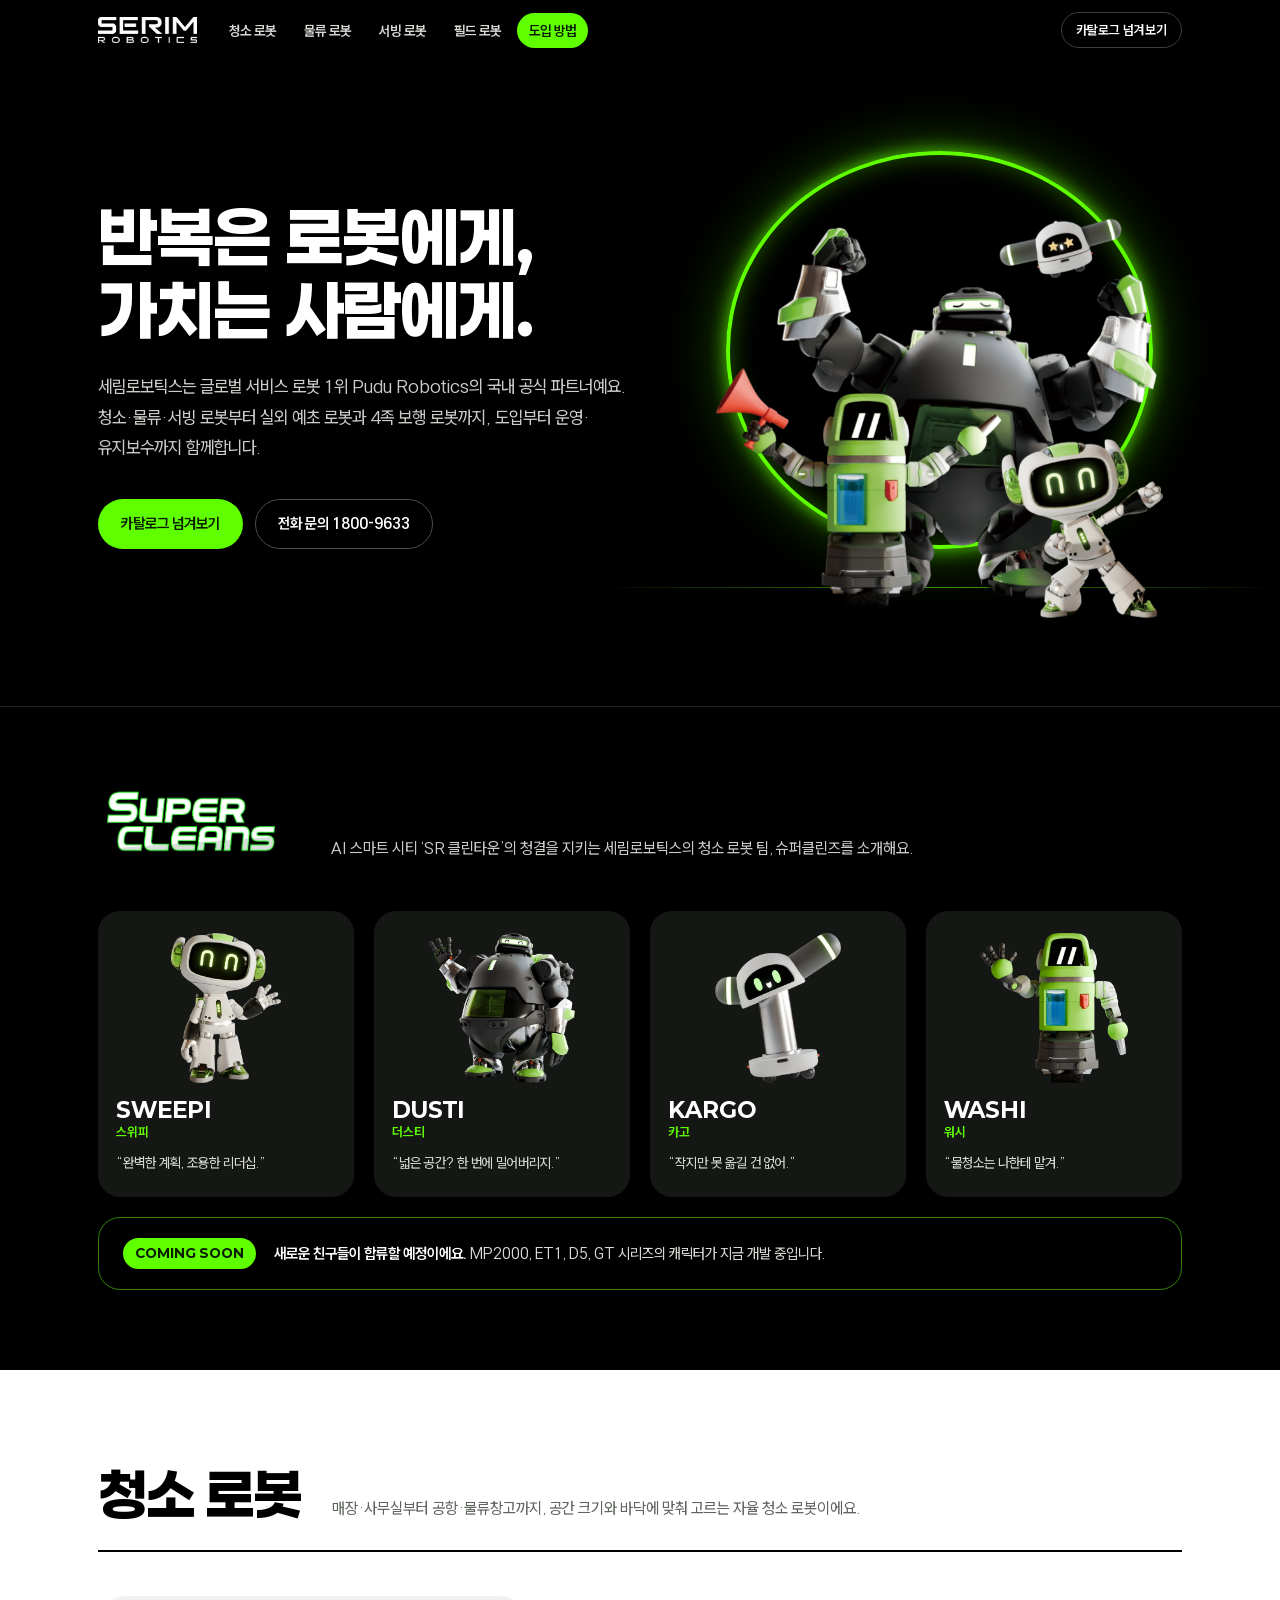
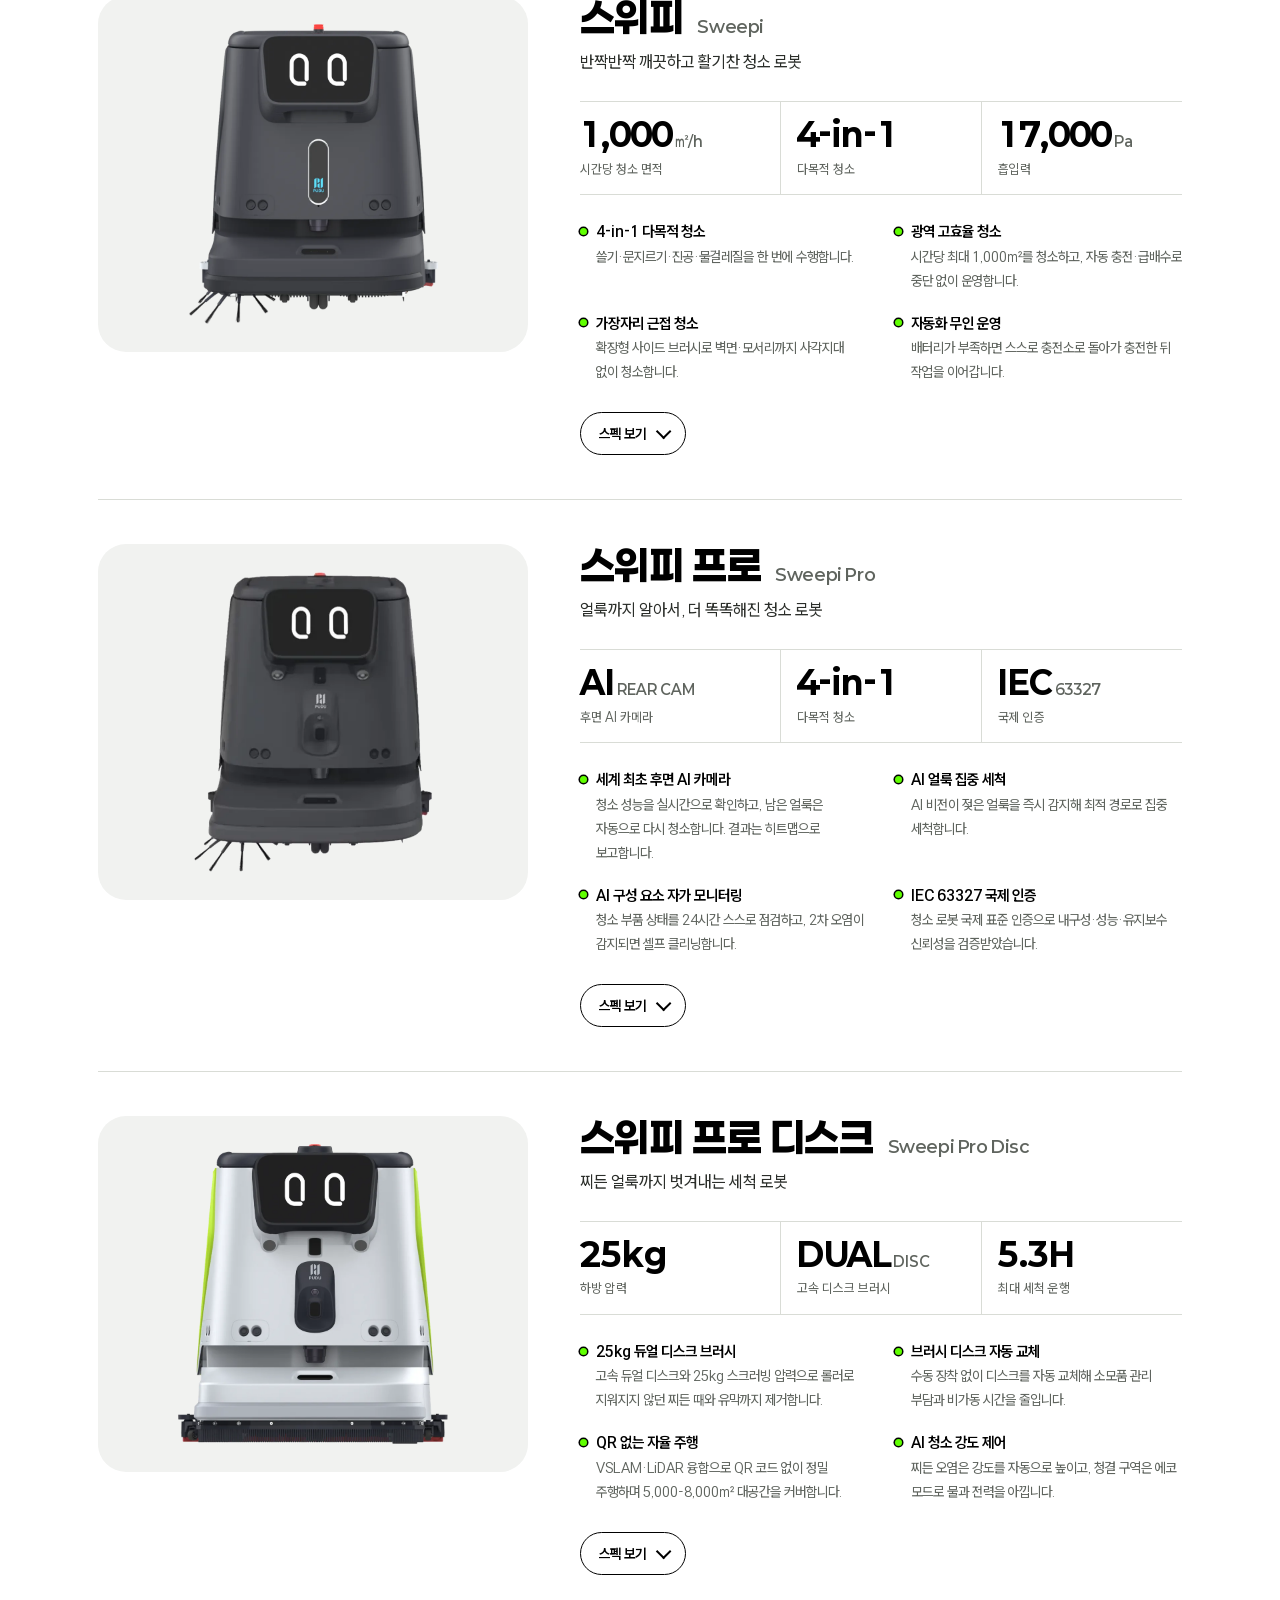
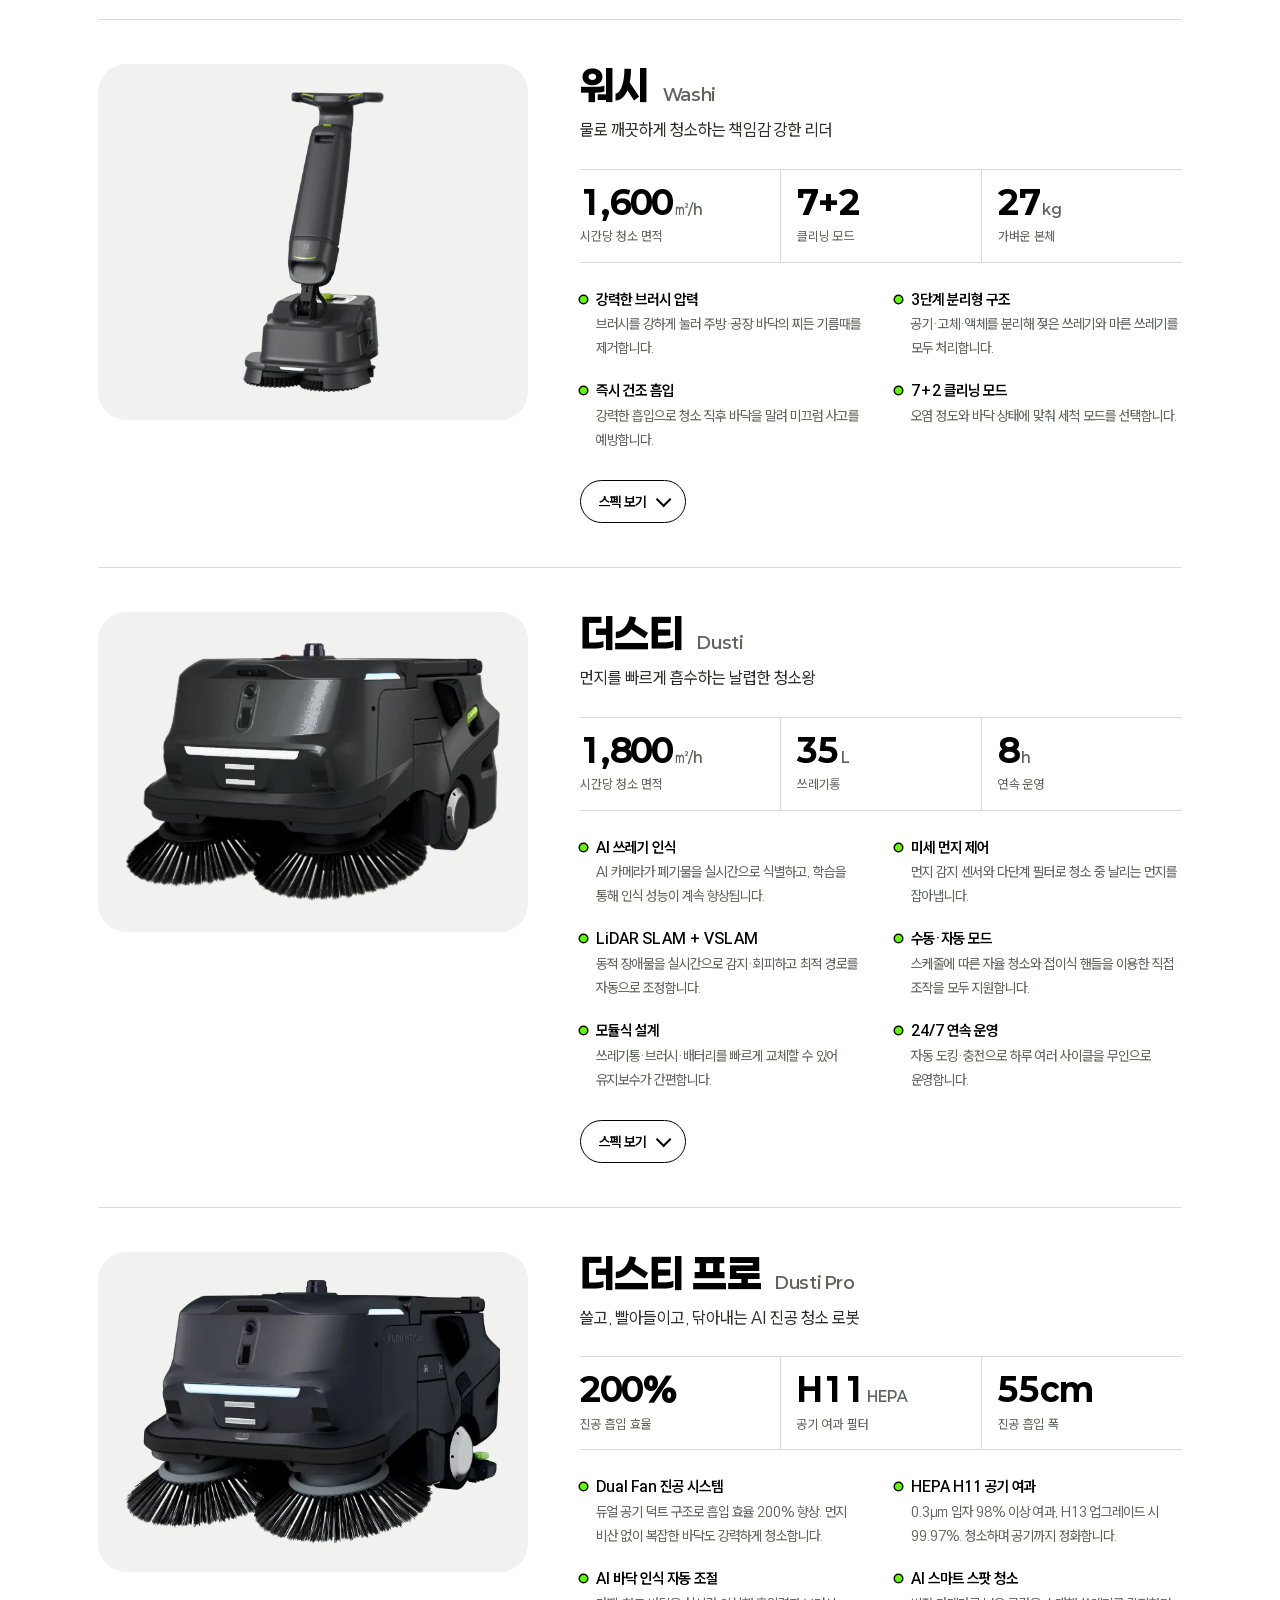
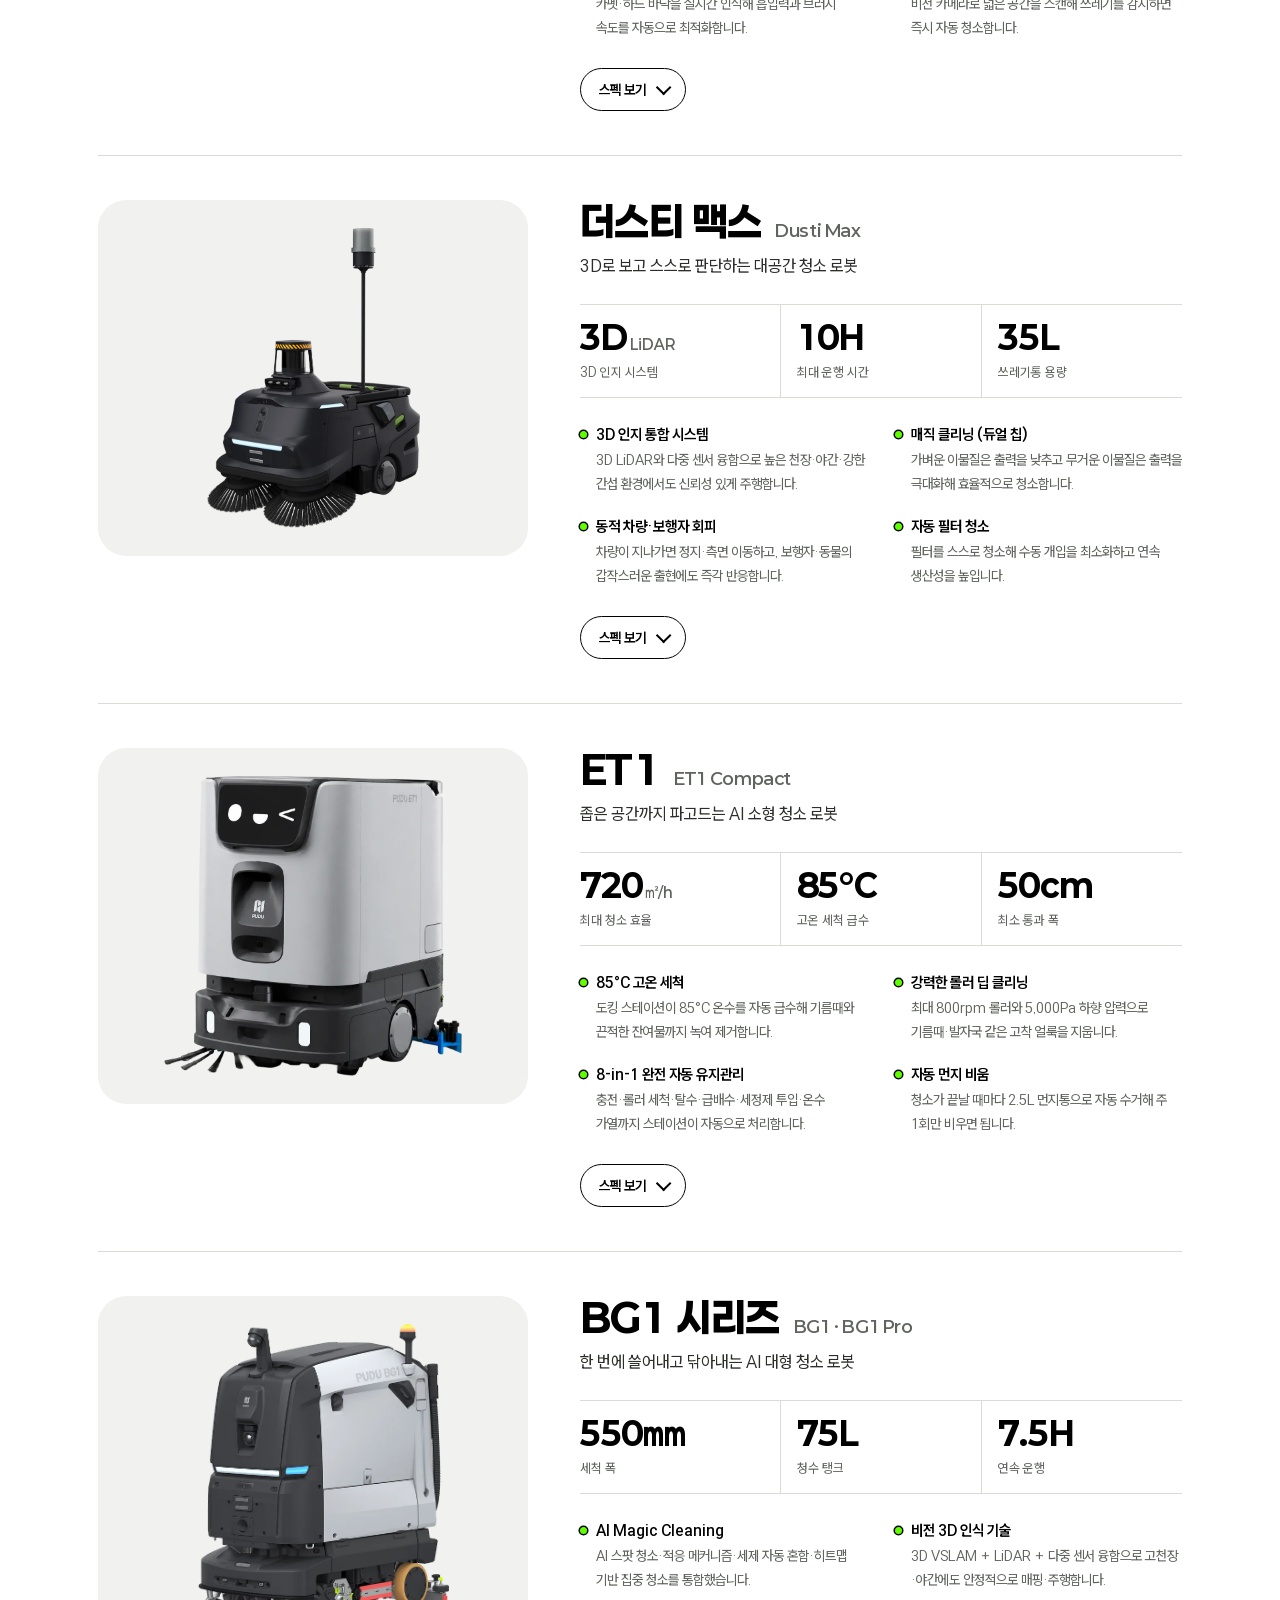
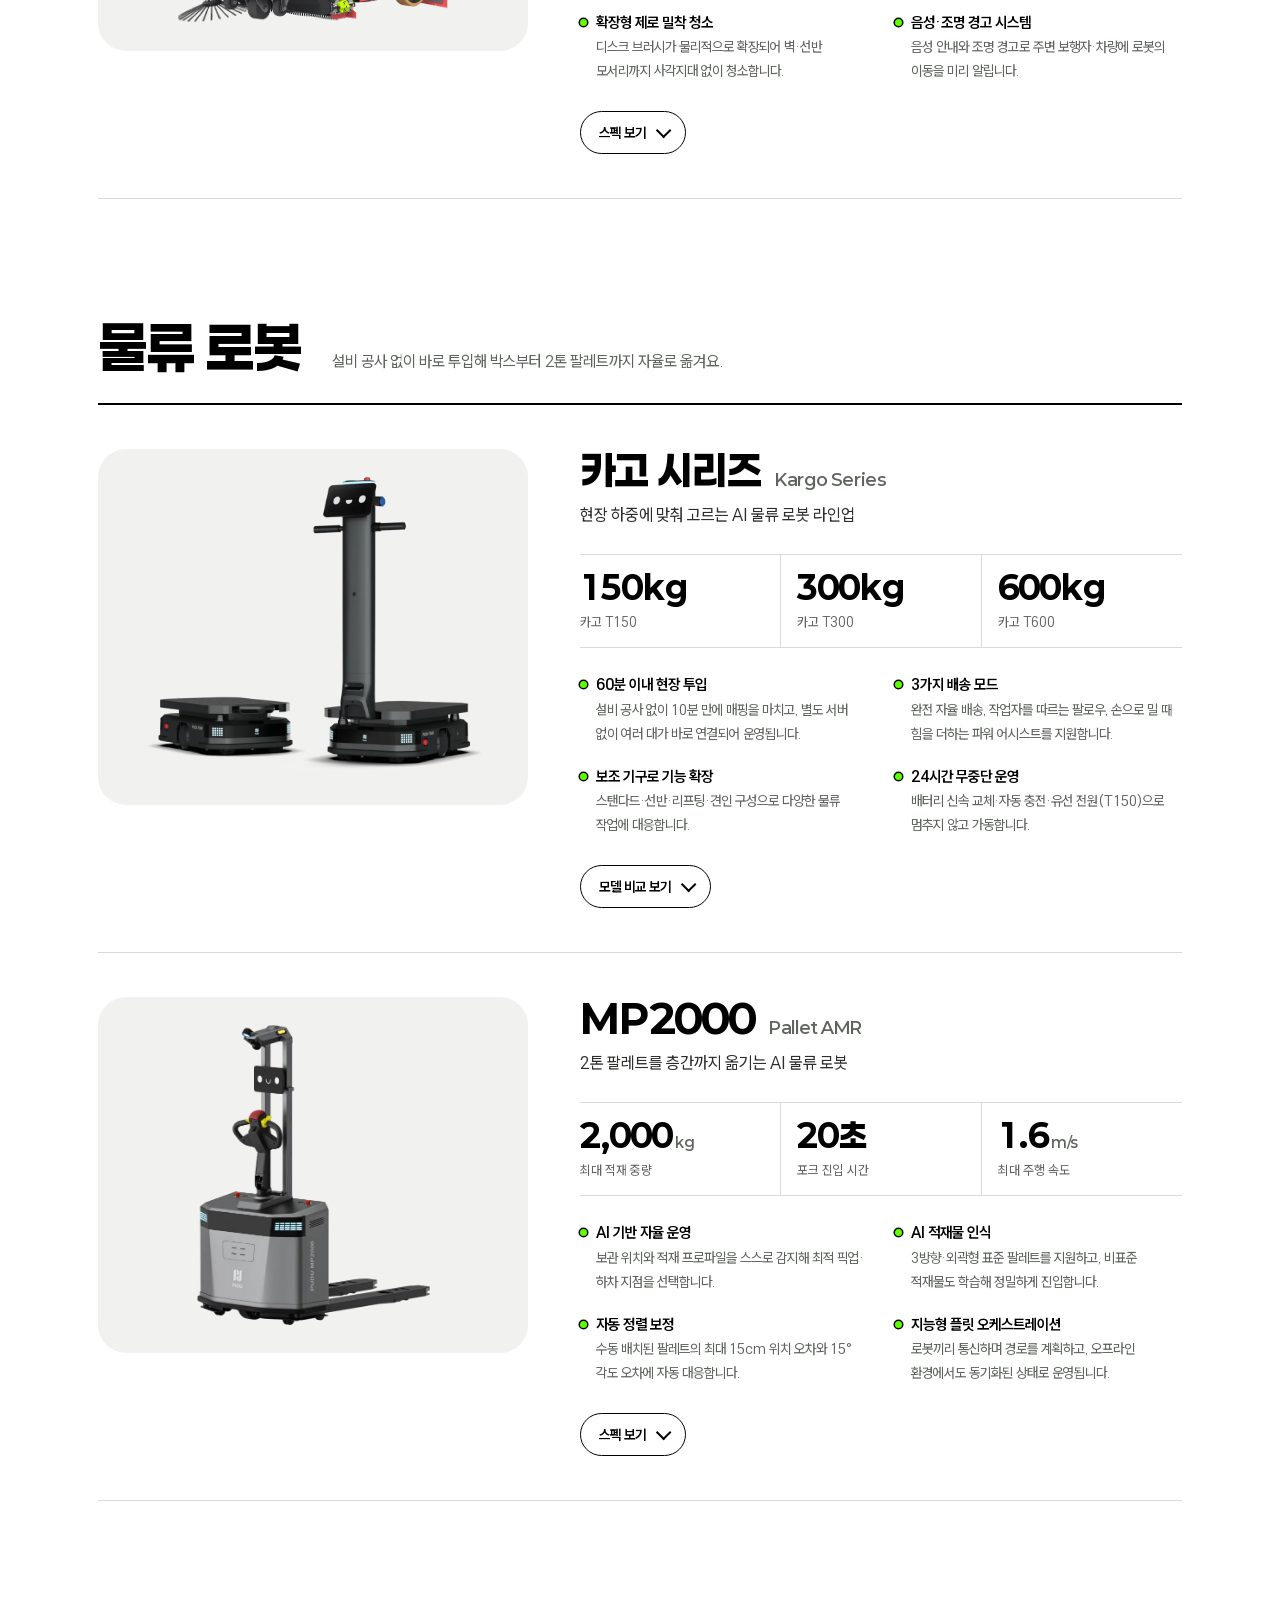
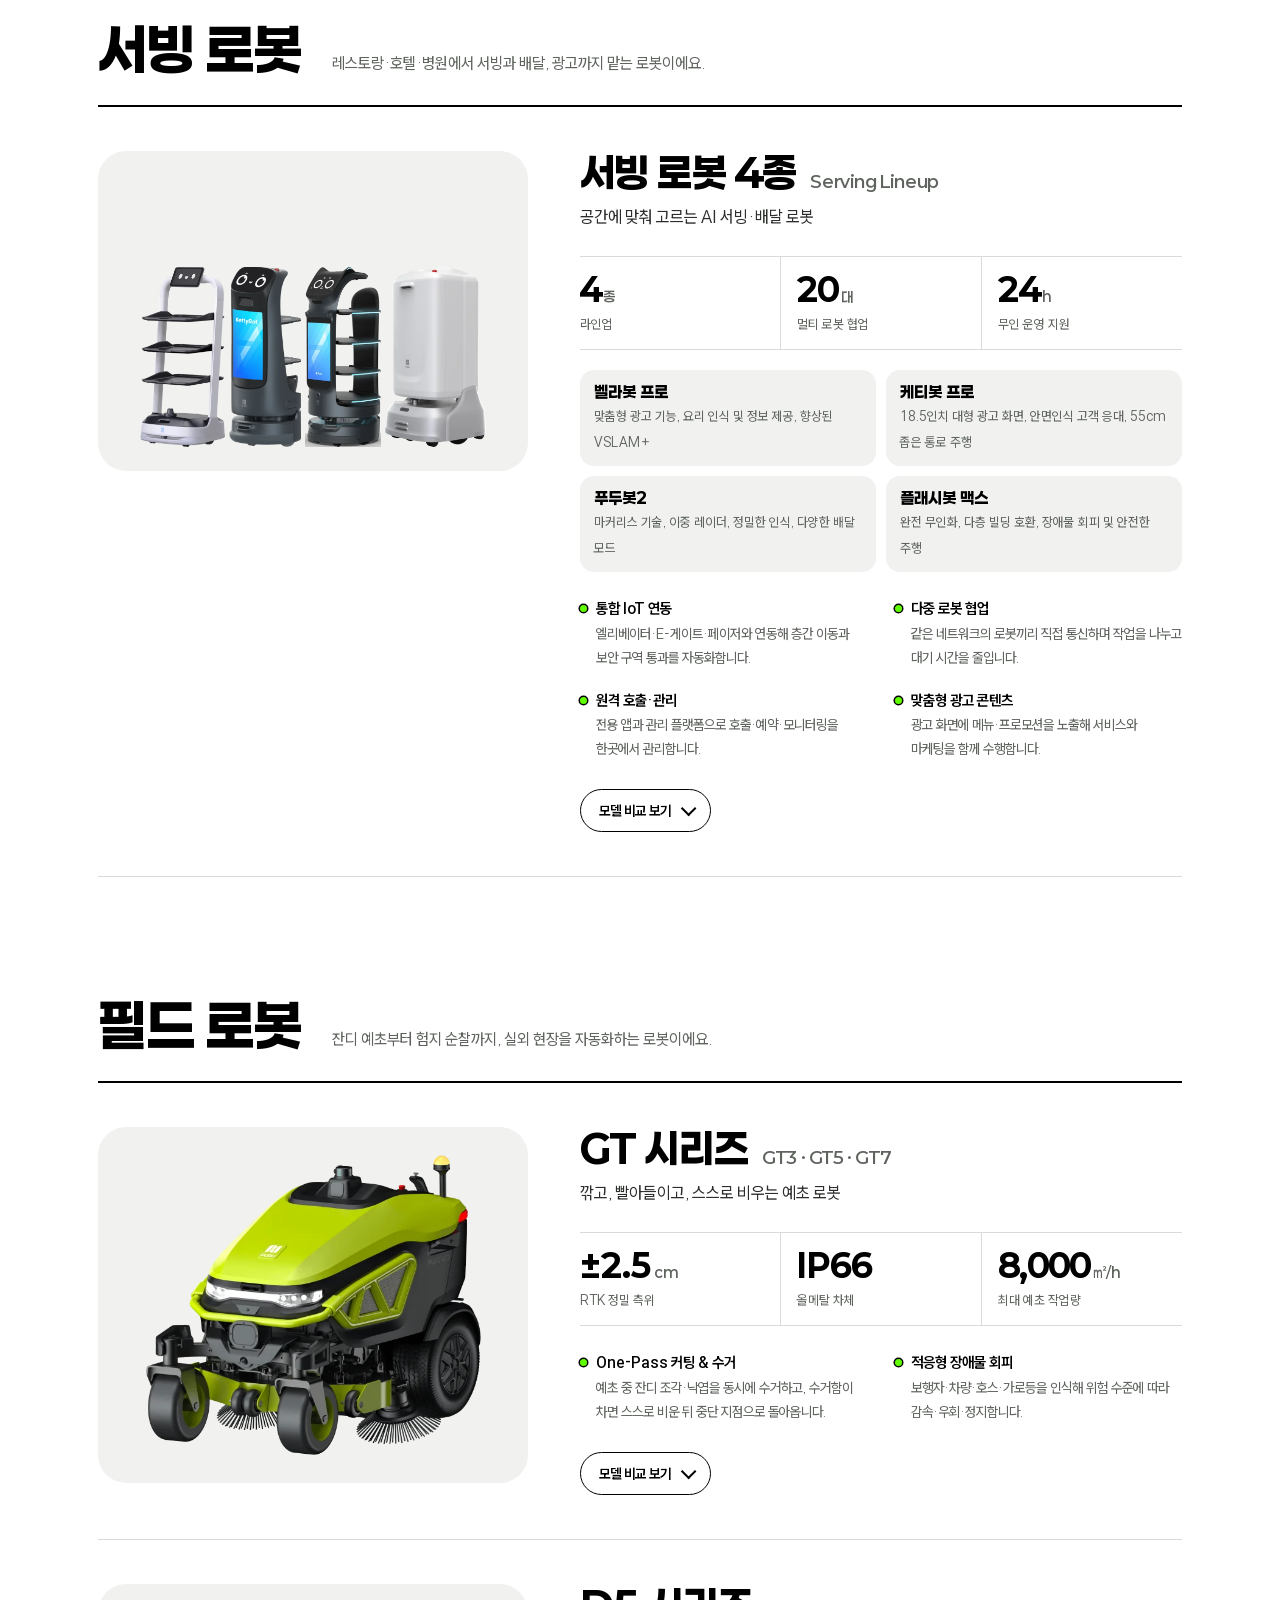
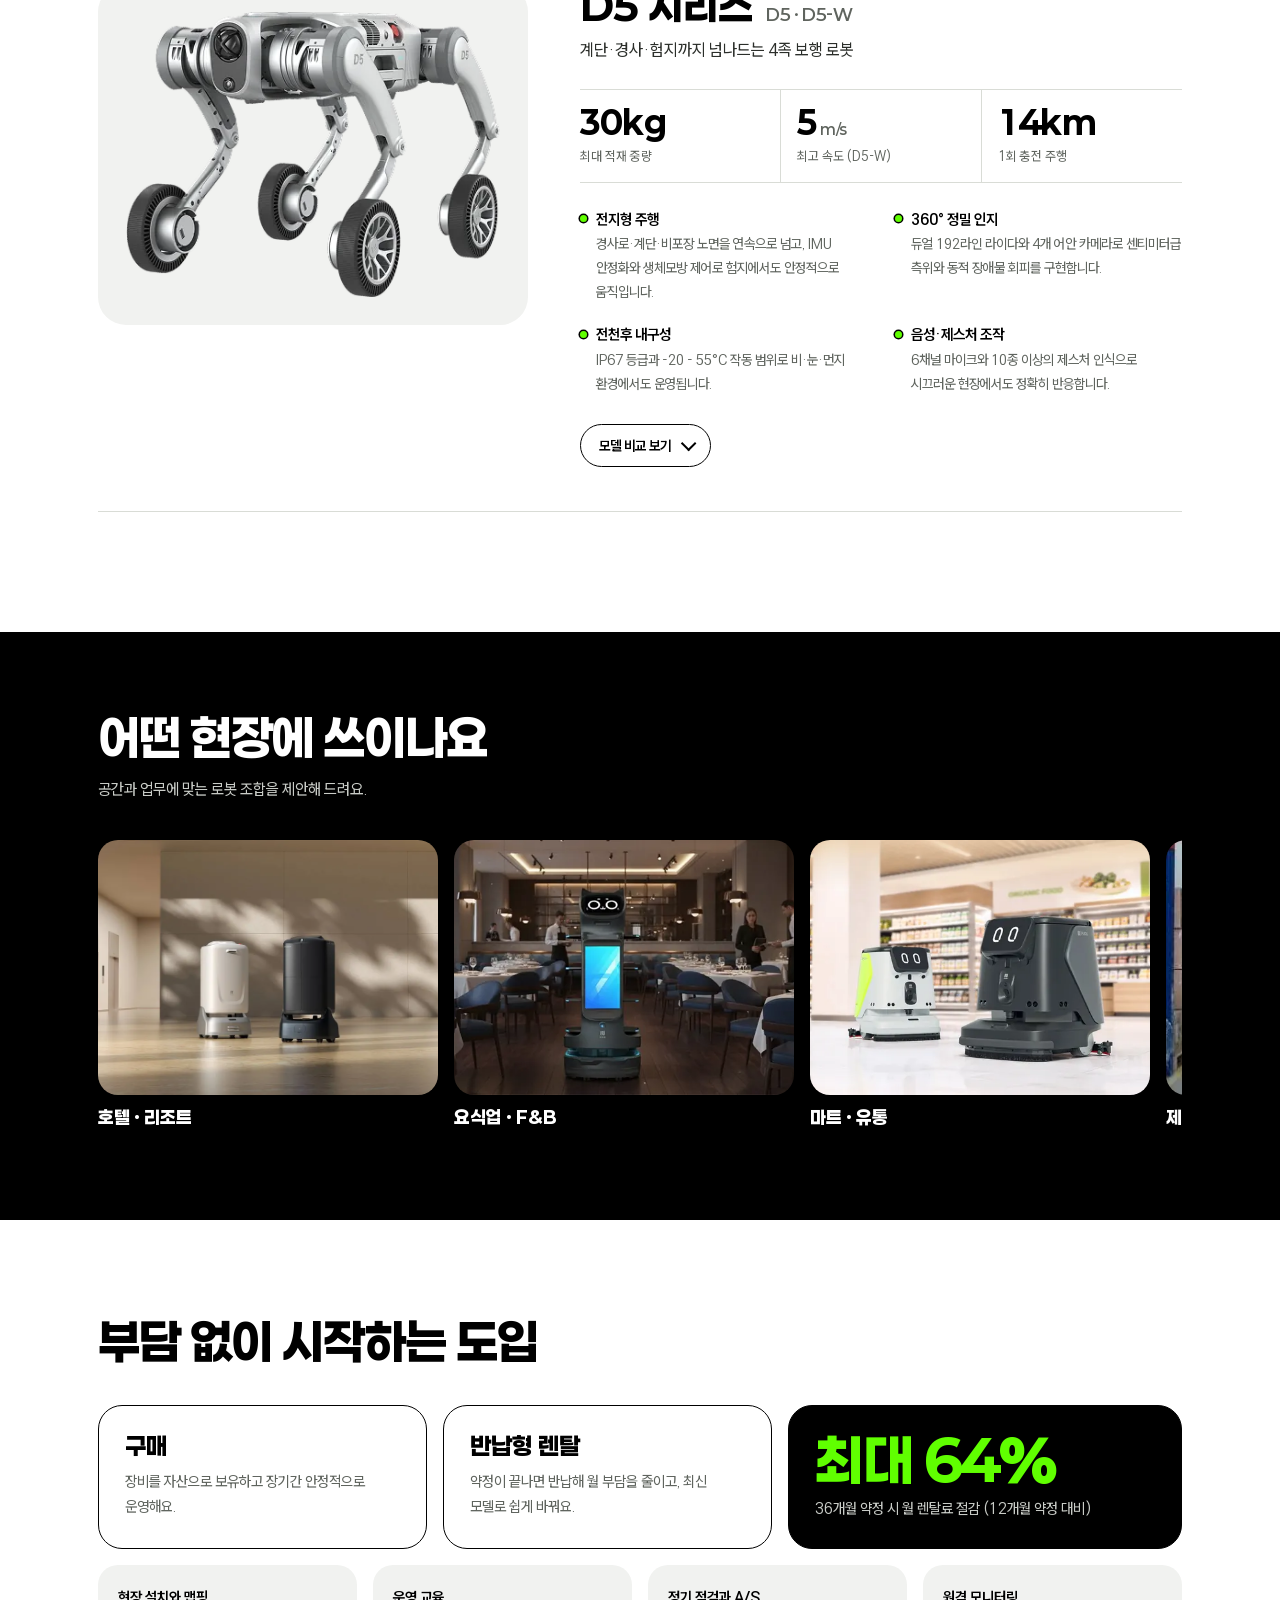
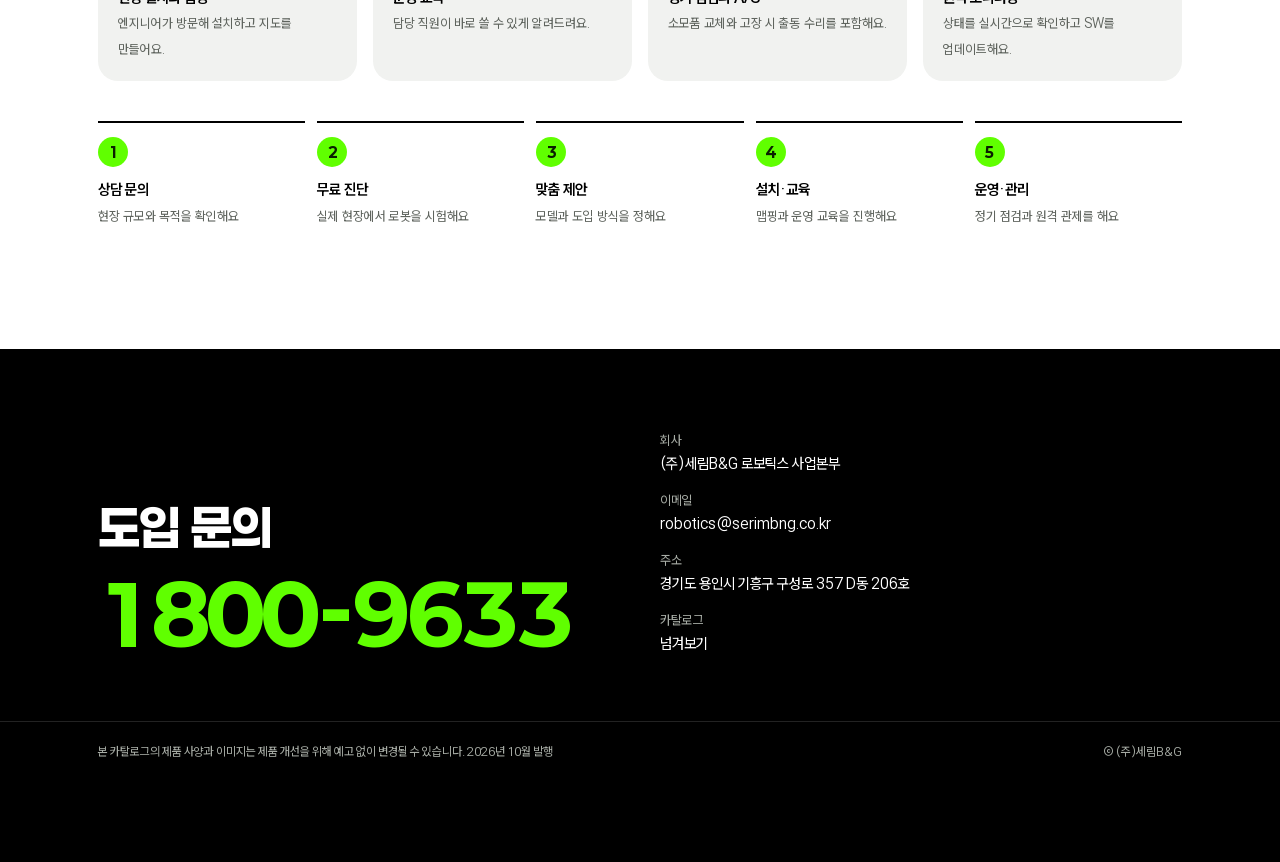
<file: index.html>
<!doctype html>
<html lang="ko">
<head>
<meta charset="utf-8">
<meta name="viewport" content="width=device-width, initial-scale=1, viewport-fit=cover">
<title>세림로보틱스 2026 제품 카탈로그</title>
<meta name="description" content="청소·물류·서빙·필드 로봇까지, 세림로보틱스 2026 제품 카탈로그">
<meta property="og:title" content="세림로보틱스 2026 제품 카탈로그">
<meta property="og:description" content="반복은 로봇에게, 가치는 사람에게. 청소·물류·서빙·필드 로봇 라인업">
<meta property="og:image" content="assets/img/hero_group.webp">
<meta name="theme-color" content="#000000">
<style>
@font-face{font-family:Paperlogy;src:url(assets/fonts/paperlogy-800.woff2) format("woff2");font-weight:800;font-display:swap}
@font-face{font-family:Paperlogy;src:url(assets/fonts/paperlogy-600.woff2) format("woff2");font-weight:600;font-display:swap}
@font-face{font-family:Freesentation;src:url(assets/fonts/free-400.woff2) format("woff2");font-weight:400;font-display:swap}
@font-face{font-family:Freesentation;src:url(assets/fonts/free-600.woff2) format("woff2");font-weight:600;font-display:swap}
:root{
  --ink:#000;--paper:#fff;--volt:#60ff00;--volt-ink:#0a1f00;--mist:#f1f2f0;--line:#d9dcd6;--mute:#5f645e;--dim:#a7aca5;--panel:#151715;
  --disp:Paperlogy,"Apple SD Gothic Neo","Malgun Gothic",sans-serif;--body:Freesentation,"Apple SD Gothic Neo","Malgun Gothic",sans-serif;
  --w:1180px;--pad:clamp(20px,5vw,48px);
}
*{box-sizing:border-box;margin:0;padding:0}
html{scroll-padding-top:72px;-webkit-text-size-adjust:100%;overflow-x:hidden}
@media (prefers-reduced-motion:no-preference){html{scroll-behavior:smooth}}
body{overflow-x:hidden;font-family:var(--body);color:var(--ink);background:var(--paper);line-height:1.6;word-break:keep-all;padding-bottom:env(safe-area-inset-bottom)}
img{max-width:100%;display:block}
a{color:inherit}
:focus-visible{outline:3px solid var(--volt);outline-offset:3px;border-radius:4px}
.wrap{max-width:var(--w);margin:0 auto;padding:0 var(--pad)}

/* top bar */
.top{position:sticky;top:0;z-index:20;background:#000;color:#fff;padding-top:env(safe-area-inset-top)}
.top .wrap{display:flex;align-items:center;gap:20px;height:60px}
.top .logo img{height:26px;width:auto}
.top nav{display:flex;gap:4px;overflow-x:auto;scrollbar-width:none;flex:1;min-width:0;overscroll-behavior-x:contain}
.top nav::-webkit-scrollbar{display:none}
.top nav a{flex:none;text-decoration:none;font:600 15px/1 var(--body);padding:10px 12px;border-radius:999px;color:#d6d9d4}
.top nav a[aria-current="true"]{background:var(--volt);color:var(--volt-ink)}
.top .book{flex:none;text-decoration:none;font:600 14px/1 var(--body);padding:10px 14px;border:1px solid #3b3f3a;border-radius:999px}
@media (max-width:720px){.top .book{display:none}.top .wrap{gap:12px}}

/* hero */
.hero{background:#000;color:#fff;overflow:hidden}
.hero .wrap{display:grid;grid-template-columns:1.15fr 1fr;align-items:center;gap:40px;padding-top:72px;padding-bottom:88px}
.hero h1{font:800 clamp(38px,5.2vw,72px)/1.1 var(--disp);letter-spacing:-.02em}
.hero .lead{margin-top:24px;max-width:30em;font-size:clamp(16px,1.6vw,19px);color:#c9ccc7}
.cta{display:flex;flex-wrap:wrap;gap:12px;margin-top:36px}
.btn{display:inline-flex;align-items:center;gap:8px;text-decoration:none;font:600 16px/1 var(--body);padding:16px 22px;border-radius:999px;border:1.5px solid transparent}
.btn.volt{background:var(--volt);color:var(--volt-ink)}
.btn.line{border-color:#4a4f49;color:#fff}
.btn.dark{background:#000;color:#fff}
.stage{position:relative;aspect-ratio:1/1;max-width:560px;width:100%;justify-self:center}
.ring{position:absolute;inset:4% 6% 14%;border-radius:50%;border:4px solid var(--volt);
  box-shadow:0 0 18px rgba(96,255,0,.75),0 0 60px rgba(96,255,0,.35),inset 0 0 26px rgba(96,255,0,.35)}
.stage img{position:absolute;left:0;right:0;bottom:0;margin:auto;width:92%}
.floor{position:absolute;left:-20%;right:-20%;bottom:6%;height:1px;background:linear-gradient(90deg,transparent,rgba(96,255,0,.6),transparent)}
@media (prefers-reduced-motion:no-preference){
  .ring{animation:ringIn 1.4s cubic-bezier(.2,.7,.1,1) both}
  .stage img{animation:rise 1.1s .35s cubic-bezier(.2,.7,.1,1) both}
  @keyframes ringIn{from{opacity:0;transform:scale(.86)}to{opacity:1;transform:none}}
  @keyframes rise{from{opacity:0;transform:translateY(24px)}to{opacity:1;transform:none}}
}
@media (max-width:860px){.hero .wrap{grid-template-columns:1fr;padding-top:40px;padding-bottom:56px}.stage{max-width:420px}}

/* about + characters */
.about{background:#000;color:#fff;border-top:1px solid #222}
.about .wrap{padding-top:72px;padding-bottom:80px}
.about .intro{display:grid;grid-template-columns:auto 1fr;gap:40px;align-items:end}
.about .intro img{height:84px;width:auto}
.about .intro p{color:#c9ccc7;max-width:36em;font-size:17px}
.chars{list-style:none;display:grid;grid-template-columns:repeat(4,1fr);gap:20px;margin-top:48px}
.chars li{background:var(--panel);border-radius:22px;padding:22px 18px 22px;display:flex;flex-direction:column}
.chars img{height:150px;width:auto;object-fit:contain;margin:0 auto 14px}
.chars b{font:800 22px/1.1 var(--disp)}
.chars span{color:var(--volt);font-weight:600;font-size:14px}
.chars q{margin-top:8px;color:#d6d9d4;font-size:15px;quotes:"“" "”"}
.soon{margin-top:20px;border:1.5px solid rgba(96,255,0,.5);border-radius:22px;padding:20px 24px;display:flex;gap:18px;align-items:center}
.soon strong{flex:none;background:var(--volt);color:var(--volt-ink);font:800 13px/1 var(--disp);padding:9px 12px;border-radius:999px}
.soon p{color:#d6d9d4}
.soon p b{color:#fff}
@media (max-width:860px){.chars{grid-template-columns:repeat(2,1fr)}.about .intro{grid-template-columns:1fr;gap:20px}.soon{flex-direction:column;align-items:flex-start}}

/* categories */
.cat{max-width:var(--w);margin:0 auto;padding:96px var(--pad) 24px}
.cat-h{display:grid;grid-template-columns:auto 1fr;gap:32px;align-items:end;padding-bottom:28px;border-bottom:2px solid #000}
.cat-h h2{font:800 clamp(34px,5vw,56px)/1 var(--disp);letter-spacing:-.02em}
.cat-h p{color:var(--mute);max-width:34em;font-size:17px}
@media (max-width:720px){.cat-h{grid-template-columns:1fr;gap:12px}}
.prod{display:grid;grid-template-columns:minmax(0,5fr) minmax(0,7fr);gap:clamp(24px,4vw,56px);padding:44px 0;border-bottom:1px solid var(--line)}
.pimg{background:var(--mist);border-radius:28px;display:flex;align-items:center;justify-content:center;padding:28px;min-height:320px;align-self:start;position:sticky;top:84px}
.pimg img{max-height:300px;width:auto;object-fit:contain}
.pimg.multi{gap:6px;align-items:flex-end}
.pimg.multi{gap:4px;padding:24px 12px}
.pimg.multi img{height:clamp(118px,14.5vw,180px);width:auto;max-width:none;max-height:none;flex:none}
.prod h3{font:800 clamp(28px,3.4vw,40px)/1.1 var(--disp);letter-spacing:-.01em;display:flex;flex-wrap:wrap;align-items:baseline;gap:4px 14px}
.prod h3 span{font:600 17px/1 var(--disp);color:var(--mute)}
.tag{margin-top:8px;font-size:18px;color:#2b2e2a}
.figs{display:grid;grid-template-columns:repeat(3,minmax(0,1fr));margin-top:24px;border-top:1px solid var(--line);border-bottom:1px solid var(--line)}
.figs div{padding:16px 12px 14px 0;min-width:0}
.figs div+div{padding-left:16px;border-left:1px solid var(--line)}
.figs dt{font:800 clamp(24px,2.6vw,32px)/1.05 var(--disp);display:flex;flex-wrap:wrap;align-items:baseline;column-gap:2px;row-gap:2px}
.figs dt small{font:600 14px/1 var(--disp);color:var(--mute)}
.figs dd{margin-top:6px;font-size:14px;color:var(--mute)}
.mini{display:grid;grid-template-columns:repeat(2,minmax(0,1fr));gap:10px;margin-top:20px}
.mini div{background:var(--mist);border-radius:14px;padding:12px 14px}
.mini b{display:block;font:800 16px/1.3 var(--disp)}
.mini span{font-size:14px;color:var(--mute)}
.feats{list-style:none;display:grid;grid-template-columns:repeat(2,minmax(0,1fr));gap:18px 28px;margin-top:24px}
.feats li{display:flex;flex-direction:column;padding-left:16px;position:relative}
.feats li:before{content:"";position:absolute;left:0;top:.55em;width:7px;height:7px;border-radius:50%;background:var(--volt);box-shadow:0 0 0 1.5px #000}
.feats b{font-weight:600;font-size:16px}
.feats span{font-size:15px;color:var(--mute)}
details{margin-top:28px}
summary{list-style:none;cursor:pointer;display:inline-flex;align-items:center;gap:10px;font:600 15px/1 var(--body);padding:13px 18px;border:1.5px solid #000;border-radius:999px}
summary::-webkit-details-marker{display:none}
summary:after{content:"";width:9px;height:9px;border-right:2px solid #000;border-bottom:2px solid #000;transform:rotate(45deg) translateY(-3px);transition:transform .2s}
details[open] summary{background:#000;color:#fff}
details[open] summary:after{border-color:#fff;transform:rotate(-135deg) translate(-2px,-1px)}
.spec{display:grid;grid-template-columns:repeat(2,minmax(0,1fr));column-gap:28px;margin-top:18px}
.spec div{display:grid;grid-template-columns:7.5em 1fr;gap:12px;padding:11px 0;border-bottom:1px solid var(--line);font-size:15px}
.spec dt{color:var(--mute)}
.tbl{margin-top:18px;overflow-x:auto;border-top:2px solid #000}
table{border-collapse:collapse;width:100%;font-size:14px}
th,td{padding:10px 12px;border-bottom:1px solid var(--line);text-align:left;vertical-align:top}
thead th{background:var(--mist);font-weight:600}
tbody th{font-weight:600;color:var(--mute)}
@media (max-width:480px){.figs dt{font-size:clamp(19px,5.6vw,24px)}.figs dt small{font-size:12px}.figs div{padding:14px 8px 12px 0}.figs div+div{padding-left:10px}.figs dd{font-size:13px}}
@media (max-width:720px){table{font-size:12px;table-layout:fixed}th,td{padding:8px 5px;word-break:break-all;word-break:keep-all;overflow-wrap:anywhere}thead th{font-size:12px}tbody th{width:22%}.tbl{overflow-x:visible}}
@media (max-width:860px){.prod{grid-template-columns:1fr}.pimg{position:static;min-height:240px}.pimg img{max-height:220px}.spec,.feats{grid-template-columns:1fr}}

/* industries */
.ind{background:#000;color:#fff;margin-top:96px}
.ind .wrap{padding-top:80px;padding-bottom:80px}
.ind h2,.adopt h2,.contact h2{font:800 clamp(30px,4.4vw,48px)/1.1 var(--disp);letter-spacing:-.02em}
.ind .sub{color:#c9ccc7;margin-top:12px;font-size:17px}
.strip{display:flex;gap:16px;overflow-x:auto;scroll-snap-type:x mandatory;margin-top:36px;padding-bottom:12px;scrollbar-color:#444 transparent}
.strip figure{flex:none;width:min(78vw,340px);scroll-snap-align:start}
.strip img{width:100%;aspect-ratio:4/3;object-fit:cover;border-radius:20px}
.strip figcaption{margin-top:12px;font:800 18px/1.2 var(--disp)}

/* adoption */
.adopt .wrap{padding-top:96px;padding-bottom:40px}
.opts{display:grid;grid-template-columns:1fr 1fr 1.2fr;gap:16px;margin-top:36px}
.opt{border:1.5px solid #000;border-radius:24px;padding:26px}
.opt h3{font:800 24px/1.2 var(--disp)}
.opt p{margin-top:8px;color:var(--mute)}
.opt.save{background:#000;color:#fff;border-color:#000}
.opt.save b{display:block;font:800 clamp(40px,5vw,56px)/1 var(--disp);color:var(--volt)}
.opt.save p{color:#c9ccc7}
.inc{display:grid;grid-template-columns:repeat(4,minmax(0,1fr));gap:16px;margin-top:16px}
.inc div{background:var(--mist);border-radius:20px;padding:20px}
.inc b{display:block;font-weight:600;font-size:16px}
.inc span{font-size:14px;color:var(--mute)}
.steps{list-style:none;counter-reset:s;display:grid;grid-template-columns:repeat(5,minmax(0,1fr));gap:12px;margin-top:40px}
.steps li{counter-increment:s;border-top:2px solid #000;padding-top:14px}
.steps li:before{content:counter(s);display:inline-grid;place-items:center;width:30px;height:30px;border-radius:50%;background:var(--volt);color:var(--volt-ink);font:800 14px var(--disp);margin-bottom:10px}
.steps b{display:block;font-weight:600}
.steps span{font-size:14px;color:var(--mute)}
@media (max-width:860px){.opts,.inc{grid-template-columns:1fr}.steps{grid-template-columns:1fr 1fr}}

/* contact */
.contact{background:#000;color:#fff;margin-top:80px}
.contact .wrap{padding-top:80px;padding-bottom:64px;display:grid;grid-template-columns:1fr 1fr;gap:40px;align-items:end}
.tel{display:block;white-space:nowrap;text-decoration:none;font:800 clamp(40px,6.4vw,84px)/1 var(--disp);color:var(--volt);margin-top:20px}
.contact dl{display:grid;gap:12px;font-size:16px}
.contact dt{color:var(--dim);font-size:14px}
.contact dd a{text-decoration:none}
.foot{border-top:1px solid #222;color:var(--dim);font-size:13px}
.foot .wrap{padding-top:20px;padding-bottom:100px;display:flex;flex-wrap:wrap;gap:8px 24px;justify-content:space-between}
@media (max-width:860px){.contact .wrap{grid-template-columns:1fr}}

/* mobile action bar */
.bar{position:fixed;left:0;right:0;bottom:0;z-index:30;display:none;gap:8px;padding:10px 12px calc(10px + env(safe-area-inset-bottom));background:rgba(0,0,0,.94)}
.bar a{flex:1;justify-content:center}
@media (max-width:720px){.bar{display:flex}}
</style>
</head>
<body>
<header class="top">
  <div class="wrap">
    <a class="logo" href="#top" aria-label="세림로보틱스 처음으로"><img src="assets/img/serim_white.webp" alt="SERIM ROBOTICS"></a>
    <nav aria-label="제품 분류">
      <a href="#clean">청소 로봇</a><a href="#logistics">물류 로봇</a><a href="#serving">서빙 로봇</a><a href="#field">필드 로봇</a><a href="#adopt">도입 방법</a>
    </nav>
    <a class="book" href="flipbook.html">카탈로그 넘겨보기</a>
  </div>
</header>

<main id="top">
<section class="hero">
  <div class="wrap">
    <div>
      <h1>반복은 로봇에게,<br>가치는 사람에게.</h1>
      <p class="lead">세림로보틱스는 글로벌 서비스 로봇 1위 Pudu Robotics의 국내 공식 파트너예요. 청소·물류·서빙 로봇부터 실외 예초 로봇과 4족 보행 로봇까지, 도입부터 운영·유지보수까지 함께합니다.</p>
      <div class="cta">
        <a class="btn volt" href="flipbook.html">카탈로그 넘겨보기</a>
        <a class="btn line" href="tel:18009633">전화 문의 1800-9633</a>
      </div>
    </div>
    <div class="stage" aria-hidden="true"><div class="ring"></div><div class="floor"></div><img src="assets/img/hero_group.webp" alt=""></div>
  </div>
</section>

<section class="about" aria-labelledby="sc-title">
  <div class="wrap">
    <div class="intro">
      <img src="assets/img/supercleans_a.webp" alt="SUPER CLEANS" id="sc-title">
      <p>AI 스마트 시티 ‘SR 클린타운’의 청결을 지키는 세림로보틱스의 청소 로봇 팀, 슈퍼클린즈를 소개해요.</p>
    </div>
    <ul class="chars"><li><img src="assets/img/ch_sweepi.webp" alt="" loading="lazy"><b lang="en">SWEEPI</b><span>스위피</span><q>완벽한 계획, 조용한 리더십.</q></li><li><img src="assets/img/ch_dusti.webp" alt="" loading="lazy"><b lang="en">DUSTI</b><span>더스티</span><q>넓은 공간? 한 번에 밀어버리지.</q></li><li><img src="assets/img/ch_kargo.webp" alt="" loading="lazy"><b lang="en">KARGO</b><span>카고</span><q>작지만 못 옮길 건 없어.</q></li><li><img src="assets/img/ch_washi.webp" alt="" loading="lazy"><b lang="en">WASHI</b><span>워시</span><q>물청소는 나한테 맡겨.</q></li></ul>
    <div class="soon"><strong>COMING SOON</strong><p><b>새로운 친구들이 합류할 예정이에요.</b> MP2000, ET1, D5, GT 시리즈의 캐릭터가 지금 개발 중입니다.</p></div>
  </div>
</section>

<section class="cat" id="clean"><header class="cat-h"><h2>청소 로봇</h2><p>매장·사무실부터 공항·물류창고까지, 공간 크기와 바닥에 맞춰 고르는 자율 청소 로봇이에요.</p></header><article class="prod" id="p-1"><div class="pimg"><img src="assets/img/p1.webp" alt="스위피" loading="lazy"></div><div class="pbody"><h3>스위피<span lang="en">Sweepi</span></h3><p class="tag">반짝반짝 깨끗하고 활기찬 청소 로봇</p><dl class="figs"><div><dt>1,000<small>㎡/h</small></dt><dd>시간당 청소 면적</dd></div><div><dt>4-in-1<small></small></dt><dd>다목적 청소</dd></div><div><dt>17,000<small>Pa</small></dt><dd>흡입력</dd></div></dl><ul class="feats"><li><b>4-in-1 다목적 청소</b><span>쓸기·문지르기·진공·물걸레질을 한 번에 수행합니다.</span></li><li><b>광역 고효율 청소</b><span>시간당 최대 1,000㎡를 청소하고, 자동 충전·급배수로 중단 없이 운영합니다.</span></li><li><b>가장자리 근접 청소</b><span>확장형 사이드 브러시로 벽면·모서리까지 사각지대 없이 청소합니다.</span></li><li><b>자동화 무인 운영</b><span>배터리가 부족하면 스스로 충전소로 돌아가 충전한 뒤 작업을 이어갑니다.</span></li></ul><details><summary>스펙 보기</summary><dl class="spec"><div><dt>제원</dt><dd>552×625×690㎜</dd></div><div><dt>무게</dt><dd>75kg</dd></div><div><dt>청소 능력</dt><dd>700 - 1,000㎡/h</dd></div><div><dt>청소 폭</dt><dd>50cm</dd></div><div><dt>배터리</dt><dd>25.6V / 50Ah 리튬이온</dd></div><div><dt>운행 시간</dt><dd>습식 3-4시간 · 진공 4-5시간 · 건식 8시간</dd></div><div><dt>충전 시간</dt><dd>3시간 이내</dd></div><div><dt>물탱크</dt><dd>정수 15L / 오수 15L</dd></div><div><dt>최대 속도</dt><dd>0.8m/s</dd></div><div><dt>등판 능력</dt><dd>8°</dd></div><div><dt>이동 최소 폭</dt><dd>70cm</dd></div><div><dt>작동 소음</dt><dd>70dB 이하</dd></div></dl></details></div></article><article class="prod" id="p-2"><div class="pimg"><img src="assets/img/p2.webp" alt="스위피 프로" loading="lazy"></div><div class="pbody"><h3>스위피 프로<span lang="en">Sweepi Pro</span></h3><p class="tag">얼룩까지 알아서, 더 똑똑해진 청소 로봇</p><dl class="figs"><div><dt>AI<small>REAR CAM</small></dt><dd>후면 AI 카메라</dd></div><div><dt>4-in-1<small></small></dt><dd>다목적 청소</dd></div><div><dt>IEC<small>63327</small></dt><dd>국제 인증</dd></div></dl><ul class="feats"><li><b>세계 최초 후면 AI 카메라</b><span>청소 성능을 실시간으로 확인하고, 남은 얼룩은 자동으로 다시 청소합니다. 결과는 히트맵으로 보고합니다.</span></li><li><b>AI 얼룩 집중 세척</b><span>AI 비전이 젖은 얼룩을 즉시 감지해 최적 경로로 집중 세척합니다.</span></li><li><b>AI 구성 요소 자가 모니터링</b><span>청소 부품 상태를 24시간 스스로 점검하고, 2차 오염이 감지되면 셀프 클리닝합니다.</span></li><li><b>IEC 63327 국제 인증</b><span>청소 로봇 국제 표준 인증으로 내구성·성능·유지보수 신뢰성을 검증받았습니다.</span></li></ul><details><summary>스펙 보기</summary><dl class="spec"><div><dt>제원</dt><dd>629 × 552 × 695㎜</dd></div><div><dt>무게</dt><dd>75kg</dd></div><div><dt>청소 기능</dt><dd>쓸기·진공·먼지 닦기·문지르기</dd></div><div><dt>청소 폭</dt><dd>500㎜ (사이드 브러시 포함)</dd></div><div><dt>청소 효율</dt><dd>전체 700-1,000㎡/h 스팟 1,500-3,000㎡/h</dd></div><div><dt>정수 / 오수</dt><dd>15L / 15L</dd></div><div><dt>먼지통 / 봉투</dt><dd>2.5L / 6L</dd></div><div><dt>배터리</dt><dd>50Ah 리튬인산철(LiFePO₄)</dd></div><div><dt>작동 전압</dt><dd>DC 23V - 29.2V</dd></div><div><dt>충전 시간</dt><dd>약 3시간</dd></div><div><dt>운행 시간</dt><dd>문지르기 5h · 쓸기/진공 5h 카펫 진공 4h · 물걸레 9h</dd></div><div><dt>이동 속도</dt><dd>0.2 - 1.2 m/s</dd></div><div><dt>내비게이션</dt><dd>LiDAR + 비주얼 융합 (VSLAM+)</dd></div><div><dt>최소 경로 간격</dt><dd>70cm</dd></div><div><dt>문턱 극복</dt><dd>20㎜ (비청소) / 8㎜ (청소)</dd></div><div><dt>홈 교차 폭</dt><dd>35㎜ (비청소) / 20㎜ (청소)</dd></div><div><dt>최대 상승각</dt><dd>8° (비청소) / 3° (청소)</dd></div><div><dt>디스플레이</dt><dd>10.1인치 LCD</dd></div><div><dt>방진방수</dt><dd>IPX4</dd></div><div><dt>국제 인증</dt><dd>IEC 63327</dd></div><div><dt>통신 / IoT</dt><dd>4G · Wi-Fi · BT · E-게이트 · 엘리베이터</dd></div><div><dt>자동 급배수</dt><dd>지원 (도킹 스테이션 선택)</dd></div></dl></details></div></article><article class="prod" id="p-3"><div class="pimg"><img src="assets/img/p3.webp" alt="스위피 프로 디스크" loading="lazy"></div><div class="pbody"><h3>스위피 프로 디스크<span lang="en">Sweepi Pro Disc</span></h3><p class="tag">찌든 얼룩까지 벗겨내는 세척 로봇</p><dl class="figs"><div><dt>25kg<small></small></dt><dd>하방 압력</dd></div><div><dt>DUAL<small>DISC</small></dt><dd>고속 디스크 브러시</dd></div><div><dt>5.3H<small></small></dt><dd>최대 세척 운행</dd></div></dl><ul class="feats"><li><b>25kg 듀얼 디스크 브러시</b><span>고속 듀얼 디스크와 25kg 스크러빙 압력으로 롤러로 지워지지 않던 찌든 때와 유막까지 제거합니다.</span></li><li><b>브러시 디스크 자동 교체</b><span>수동 장착 없이 디스크를 자동 교체해 소모품 관리 부담과 비가동 시간을 줄입니다.</span></li><li><b>QR 없는 자율 주행</b><span>VSLAM·LiDAR 융합으로 QR 코드 없이 정밀 주행하며 5,000-8,000㎡ 대공간을 커버합니다.</span></li><li><b>AI 청소 강도 제어</b><span>찌든 오염은 강도를 자동으로 높이고, 청결 구역은 에코 모드로 물과 전력을 아낍니다.</span></li></ul><details><summary>스펙 보기</summary><dl class="spec"><div><dt>세척 방식</dt><dd>듀얼 고속 디스크 브러시 (쓸기·세척 원패스)</dd></div><div><dt>하방 압력</dt><dd>25kg (균일 압력, 실시간 감지·자동 조정)</dd></div><div><dt>연속 운행</dt><dd>세척 최대 5.3시간</dd></div><div><dt>엣지 세척</dt><dd>확장형 디스크 (벽·기둥 모서리 밀착)</dd></div><div><dt>소모품 관리</dt><dd>브러시 디스크 자동 교체</dd></div><div><dt>내비게이션</dt><dd>LiDAR + 비전 융합 측위</dd></div><div><dt>AI 기능</dt><dd>AI 매직 클리닝 (스팟 청소 · 세제 자동 배합 · 청소 강도 제어)</dd></div><div><dt>무인 운영</dt><dd>자동 충전 · 급배수 (전용 워크스테이션 옵션)</dd></div></dl></details></div></article><article class="prod" id="p-4"><div class="pimg"><img src="assets/img/p4.webp" alt="워시" loading="lazy"></div><div class="pbody"><h3>워시<span lang="en">Washi</span></h3><p class="tag">물로 깨끗하게 청소하는 책임감 강한 리더</p><dl class="figs"><div><dt>1,600<small>㎡/h</small></dt><dd>시간당 청소 면적</dd></div><div><dt>7+2<small></small></dt><dd>클리닝 모드</dd></div><div><dt>27<small>kg</small></dt><dd>가벼운 본체</dd></div></dl><ul class="feats"><li><b>강력한 브러시 압력</b><span>브러시를 강하게 눌러 주방·공장 바닥의 찌든 기름때를 제거합니다.</span></li><li><b>3단계 분리형 구조</b><span>공기·고체·액체를 분리해 젖은 쓰레기와 마른 쓰레기를 모두 처리합니다.</span></li><li><b>즉시 건조 흡입</b><span>강력한 흡입으로 청소 직후 바닥을 말려 미끄럼 사고를 예방합니다.</span></li><li><b>7+2 클리닝 모드</b><span>오염 정도와 바닥 상태에 맞춰 세척 모드를 선택합니다.</span></li></ul><details><summary>스펙 보기</summary><dl class="spec"><div><dt>제원</dt><dd>490×530×1200㎜</dd></div><div><dt>무게</dt><dd>27kg</dd></div><div><dt>청소 능력</dt><dd>1,100 - 1,600㎡/h</dd></div><div><dt>청소 폭</dt><dd>440mm</dd></div><div><dt>스퀴지 폭</dt><dd>490mm</dd></div><div><dt>물탱크</dt><dd>정수 4L / 오수 4L</dd></div><div><dt>배터리</dt><dd>18Ah</dd></div><div><dt>사용 시간</dt><dd>표준 70분 · 에코 100분</dd></div><div><dt>충전 시간</dt><dd>2.5시간</dd></div><div><dt>작동 소음</dt><dd>표준 75dB · 에코 71dB</dd></div></dl></details></div></article><article class="prod" id="p-5"><div class="pimg"><img src="assets/img/p5.webp" alt="더스티" loading="lazy"></div><div class="pbody"><h3>더스티<span lang="en">Dusti</span></h3><p class="tag">먼지를 빠르게 흡수하는 날렵한 청소왕</p><dl class="figs"><div><dt>1,800<small>㎡/h</small></dt><dd>시간당 청소 면적</dd></div><div><dt>35<small>L</small></dt><dd>쓰레기통</dd></div><div><dt>8<small>h</small></dt><dd>연속 운영</dd></div></dl><ul class="feats"><li><b>AI 쓰레기 인식</b><span>AI 카메라가 폐기물을 실시간으로 식별하고, 학습을 통해 인식 성능이 계속 향상됩니다.</span></li><li><b>미세 먼지 제어</b><span>먼지 감지 센서와 다단계 필터로 청소 중 날리는 먼지를 잡아냅니다.</span></li><li><b>LiDAR SLAM + VSLAM</b><span>동적 장애물을 실시간으로 감지·회피하고 최적 경로를 자동으로 조정합니다.</span></li><li><b>수동·자동 모드</b><span>스케줄에 따른 자율 청소와 접이식 핸들을 이용한 직접 조작을 모두 지원합니다.</span></li><li><b>모듈식 설계</b><span>쓰레기통·브러시·배터리를 빠르게 교체할 수 있어 유지보수가 간편합니다.</span></li><li><b>24/7 연속 운영</b><span>자동 도킹·충전으로 하루 여러 사이클을 무인으로 운영합니다.</span></li></ul><details><summary>스펙 보기</summary><dl class="spec"><div><dt>제원</dt><dd>840×600×490㎜</dd></div><div><dt>무게</dt><dd>65kg</dd></div><div><dt>청소 능력</dt><dd>일반 1,800㎡/h · 스팟 6,000㎡/h</dd></div><div><dt>청소 폭</dt><dd>70cm</dd></div><div><dt>쓰레기통</dt><dd>35L</dd></div><div><dt>배터리</dt><dd>45Ah</dd></div><div><dt>사용 시간</dt><dd>최대 8시간</dd></div><div><dt>충전 시간</dt><dd>약 3시간</dd></div><div><dt>이동 속도</dt><dd>0.2 - 1.2m/s</dd></div><div><dt>위치 인식</dt><dd>VSLAM + 마커 + LiDAR</dd></div><div><dt>이동 최소 폭</dt><dd>75cm</dd></div></dl></details></div></article><article class="prod" id="p-6"><div class="pimg"><img src="assets/img/p6.webp" alt="더스티 프로" loading="lazy"></div><div class="pbody"><h3>더스티 프로<span lang="en">Dusti Pro</span></h3><p class="tag">쓸고, 빨아들이고, 닦아내는 AI 진공 청소 로봇</p><dl class="figs"><div><dt>200%<small></small></dt><dd>진공 흡입 효율</dd></div><div><dt>H11<small>HEPA</small></dt><dd>공기 여과 필터</dd></div><div><dt>55cm<small></small></dt><dd>진공 흡입 폭</dd></div></dl><ul class="feats"><li><b>Dual Fan 진공 시스템</b><span>듀얼 공기 덕트 구조로 흡입 효율 200% 향상. 먼지 비산 없이 복잡한 바닥도 강력하게 청소합니다.</span></li><li><b>HEPA H11 공기 여과</b><span>0.3㎛ 입자 98% 이상 여과, H13 업그레이드 시 99.97%. 청소하며 공기까지 정화합니다.</span></li><li><b>AI 바닥 인식 자동 조절</b><span>카펫·하드 바닥을 실시간 인식해 흡입력과 브러시 속도를 자동으로 최적화합니다.</span></li><li><b>AI 스마트 스팟 청소</b><span>비전 카메라로 넓은 공간을 스캔해 쓰레기를 감지하면 즉시 자동 청소합니다.</span></li></ul><details><summary>스펙 보기</summary><dl class="spec"><div><dt>제원</dt><dd>840 × 600 × 490㎜</dd></div><div><dt>무게</dt><dd>75kg</dd></div><div><dt>청소 기능</dt><dd>쓸기 + 진공 흡입 + 먼지걸레질</dd></div><div><dt>청소 효율</dt><dd>최대 1,400㎡/h</dd></div><div><dt>진공 흡입 폭</dt><dd>55cm</dd></div><div><dt>청소 폭</dt><dd>70cm (사이드 브러시 포함)</dd></div><div><dt>먼지봉투 / 쓰레기통</dt><dd>14L (7L × 2) / 6L</dd></div><div><dt>HEPA 필터</dt><dd>H11 기본 (선택 H13)</dd></div><div><dt>사용 가능 시간</dt><dd>3 - 6.5시간 (표준 4시간)</dd></div><div><dt>충전 시간</dt><dd>3.5시간 이내</dd></div><div><dt>위치 추적 방식</dt><dd>VSLAM + MARKER + LIDAR SLAM</dd></div><div><dt>이동 속도</dt><dd>0.2 - 1.2 m/s (조정 가능)</dd></div><div><dt>최소 통과 폭 / 높이</dt><dd>75cm / 52cm</dd></div></dl></details></div></article><article class="prod" id="p-7"><div class="pimg"><img src="assets/img/p7.webp" alt="더스티 맥스" loading="lazy"></div><div class="pbody"><h3>더스티 맥스<span lang="en">Dusti Max</span></h3><p class="tag">3D로 보고 스스로 판단하는 대공간 청소 로봇</p><dl class="figs"><div><dt>3D<small>LiDAR</small></dt><dd>3D 인지 시스템</dd></div><div><dt>10H<small></small></dt><dd>최대 운행 시간</dd></div><div><dt>35L<small></small></dt><dd>쓰레기통 용량</dd></div></dl><ul class="feats"><li><b>3D 인지 통합 시스템</b><span>3D LiDAR와 다중 센서 융합으로 높은 천장·야간·강한 간섭 환경에서도 신뢰성 있게 주행합니다.</span></li><li><b>매직 클리닝 (듀얼 칩)</b><span>가벼운 이물질은 출력을 낮추고 무거운 이물질은 출력을 극대화해 효율적으로 청소합니다.</span></li><li><b>동적 차량·보행자 회피</b><span>차량이 지나가면 정지·측면 이동하고, 보행자·동물의 갑작스러운 출현에도 즉각 반응합니다.</span></li><li><b>자동 필터 청소</b><span>필터를 스스로 청소해 수동 개입을 최소화하고 연속 생산성을 높입니다.</span></li></ul><details><summary>스펙 보기</summary><dl class="spec"><div><dt>제원</dt><dd>840 × 600 × 675㎜</dd></div><div><dt>무게</dt><dd>85kg</dd></div><div><dt>청소 효율</dt><dd>전체 최대 2,200㎡/h 스팟 최대 7,000㎡/h</dd></div><div><dt>청소 폭</dt><dd>70cm (사이드 브러시 포함)</dd></div><div><dt>쓰레기통 용량</dt><dd>35L</dd></div><div><dt>배터리 용량</dt><dd>60Ah</dd></div><div><dt>운영 시간</dt><dd>5 - 10시간 (표준 8시간)</dd></div><div><dt>충전 시간</dt><dd>3.5시간 이내</dd></div><div><dt>위치 추적 방식</dt><dd>VSLAM + 마커 + 3D LiDAR SLAM</dd></div><div><dt>이동 속도</dt><dd>0.2 - 1.2 m/s (조정 가능)</dd></div><div><dt>방진방수</dt><dd>IP54 (완전 밀봉)</dd></div><div><dt>특수 기능</dt><dd>워터드롭 센서 · 자동 필터 청소 듀얼 칩 아키텍처</dd></div></dl></details></div></article><article class="prod" id="p-8"><div class="pimg"><img src="assets/img/p8.webp" alt="ET1" loading="lazy"></div><div class="pbody"><h3>ET1<span lang="en">ET1 Compact</span></h3><p class="tag">좁은 공간까지 파고드는 AI 소형 청소 로봇</p><dl class="figs"><div><dt>720<small>㎡/h</small></dt><dd>최대 청소 효율</dd></div><div><dt>85°C<small></small></dt><dd>고온 세척 급수</dd></div><div><dt>50cm<small></small></dt><dd>최소 통과 폭</dd></div></dl><ul class="feats"><li><b>85°C 고온 세척</b><span>도킹 스테이션이 85°C 온수를 자동 급수해 기름때와 끈적한 잔여물까지 녹여 제거합니다.</span></li><li><b>강력한 롤러 딥 클리닝</b><span>최대 800rpm 롤러와 5,000Pa 하향 압력으로 기름때·발자국 같은 고착 얼룩을 지웁니다.</span></li><li><b>8-in-1 완전 자동 유지관리</b><span>충전·롤러 세척·탈수·급배수·세정제 투입·온수 가열까지 스테이션이 자동으로 처리합니다.</span></li><li><b>자동 먼지 비움</b><span>청소가 끝날 때마다 2.5L 먼지통으로 자동 수거해 주 1회만 비우면 됩니다.</span></li></ul><details><summary>스펙 보기</summary><dl class="spec"><div><dt>제원</dt><dd>500 × 380 × 580㎜</dd></div><div><dt>무게</dt><dd>약 45kg</dd></div><div><dt>청소 방식</dt><dd>4-in-1 (물청소·쓸기· 진공 흡입·먼지 밀대)</dd></div><div><dt>청소 효율</dt><dd>300 - 720㎡/h</dd></div><div><dt>청소 폭</dt><dd>물청소·걸레질 30cm 쓸기·진공 흡입 39cm</dd></div><div><dt>흡입력</dt><dd>20kPa</dd></div><div><dt>물탱크 용량</dt><dd>정수 8L / 오수 8L</dd></div><div><dt>먼지통 용량</dt><dd>2.5L</dd></div><div><dt>이동 속도</dt><dd>최대 1.0 m/s</dd></div><div><dt>장애물 극복</dt><dd>20㎜</dd></div><div><dt>최소 통과 폭 / 높이</dt><dd>50cm / 60cm</dd></div><div><dt>작동 / 충전</dt><dd>2.5 - 4시간 / 약 3시간</dd></div><div><dt>배터리</dt><dd>35Ah (교체 지원)</dd></div><div><dt>작동 소음</dt><dd>65dB(A) 미만</dd></div><div><dt>조작 방식</dt><dd>7인치 터치 디스플레이 · 모바일 앱 · PC 관리 플랫폼</dd></div><div><dt>옵션</dt><dd>충전 스테이션 · 급배수 워크스테이션 (자가 세척 베이스 포함) · 21.5인치 광고 디스플레이</dd></div></dl></details></div></article><article class="prod" id="p-9"><div class="pimg"><img src="assets/img/p9.webp" alt="BG1 시리즈" loading="lazy"></div><div class="pbody"><h3>BG1 시리즈<span lang="en">BG1 · BG1 Pro</span></h3><p class="tag">한 번에 쓸어내고 닦아내는 AI 대형 청소 로봇</p><dl class="figs"><div><dt>550㎜<small></small></dt><dd>세척 폭</dd></div><div><dt>75L<small></small></dt><dd>청수 탱크</dd></div><div><dt>7.5H<small></small></dt><dd>연속 운행</dd></div></dl><ul class="feats"><li><b>AI Magic Cleaning</b><span>AI 스팟 청소·적응 메커니즘·세제 자동 혼합·히트맵 기반 집중 청소를 통합했습니다.</span></li><li><b>비전 3D 인식 기술</b><span>3D VSLAM + LiDAR + 다중 센서 융합으로 고천장·야간에도 안정적으로 매핑·주행합니다.</span></li><li><b>확장형 제로 밀착 청소</b><span>디스크 브러시가 물리적으로 확장되어 벽·선반 모서리까지 사각지대 없이 청소합니다.</span></li><li><b>음성·조명 경고 시스템</b><span>음성 안내와 조명 경고로 주변 보행자·차량에 로봇의 이동을 미리 알립니다.</span></li></ul><details><summary>스펙 보기</summary><dl class="spec"><div><dt>제원 (스퀴지 포함)</dt><dd>1,195 × 760 × 1,303㎜</dd></div><div><dt>무게</dt><dd>약 344kg</dd></div><div><dt>청소 기능</dt><dd>스위핑·세척 일체형</dd></div><div><dt>청소 효율</dt><dd>커버리지 최대 2,000㎡/h 스팟 최대 6,000㎡/h</dd></div><div><dt>청소 폭</dt><dd>550㎜ / 708㎜ (사이드 브러시 포함)</dd></div><div><dt>정수 / 오수</dt><dd>75L / 60L</dd></div><div><dt>세제 탱크</dt><dd>듀얼 세제 탱크, 총 약 7L</dd></div><div><dt>쓰레기통</dt><dd>5L</dd></div><div><dt>배터리</dt><dd>90Ah (48V 플랫폼)</dd></div><div><dt>충전 시간</dt><dd>고전압 약 3시간 저전압 약 4.5시간</dd></div><div><dt>연속 운행</dt><dd>쓸기·세척 최대 7.5시간</dd></div><div><dt>최소 통과 폭</dt><dd>약 850㎜</dd></div><div><dt>내비게이션</dt><dd>BG1: LiDAR + 3D VSLAM BG1 Pro: 3D LiDAR + 3D VSLAM</dd></div><div><dt>이동 속도</dt><dd>BG1: 0.2 - 1.0 m/s BG1 Pro: 0.2 - 1.2 m/s</dd></div><div><dt>통신 / IoT</dt><dd>4G · Wi-Fi · 블루투스 E-게이트·엘리베이터 (옵션)</dd></div><div><dt>무인 운영</dt><dd>지원 (전용 충전 도킹 / 워크스테이션 옵션)</dd></div></dl></details></div></article></section><section class="cat" id="logistics"><header class="cat-h"><h2>물류 로봇</h2><p>설비 공사 없이 바로 투입해 박스부터 2톤 팔레트까지 자율로 옮겨요.</p></header><article class="prod" id="p-10"><div class="pimg"><img src="assets/img/p10.webp" alt="카고 시리즈" loading="lazy"></div><div class="pbody"><h3>카고 시리즈<span lang="en">Kargo Series</span></h3><p class="tag">현장 하중에 맞춰 고르는 AI 물류 로봇 라인업</p><dl class="figs"><div><dt>150kg<small></small></dt><dd>카고 T150</dd></div><div><dt>300kg<small></small></dt><dd>카고 T300</dd></div><div><dt>600kg<small></small></dt><dd>카고 T600</dd></div></dl><ul class="feats"><li><b>60분 이내 현장 투입</b><span>설비 공사 없이 10분 만에 매핑을 마치고, 별도 서버 없이 여러 대가 바로 연결되어 운영됩니다.</span></li><li><b>3가지 배송 모드</b><span>완전 자율 배송, 작업자를 따르는 팔로우, 손으로 밀 때 힘을 더하는 파워 어시스트를 지원합니다.</span></li><li><b>보조 기구로 기능 확장</b><span>스탠다드·선반·리프팅·견인 구성으로 다양한 물류 작업에 대응합니다.</span></li><li><b>24시간 무중단 운영</b><span>배터리 신속 교체·자동 충전·유선 전원(T150)으로 멈추지 않고 가동합니다.</span></li></ul><details><summary>모델 비교 보기</summary><div class="tbl"><table><thead><tr><th>항목</th><th>카고 T150</th><th>카고 T300</th><th>카고 T600</th><th>T600 저상형</th></tr></thead><tbody><tr><th>최대 탑재량</th><td>150kg</td><td>300kg</td><td>600kg</td><td>600kg</td></tr><tr><th>제품 크기</th><td>835×500×1350㎜</td><td>835×500×1350㎜</td><td>960×500×1350㎜</td><td>845×500×255㎜</td></tr><tr><th>무게</th><td>65kg (표준) 81kg (리프팅)</td><td>65kg</td><td>112kg</td><td>94kg</td></tr><tr><th>배터리</th><td>60Ah</td><td>60Ah</td><td>60Ah</td><td>60Ah</td></tr><tr><th>충전 시간</th><td>2시간 (0→90%)</td><td>2시간 (0→90%)</td><td>2시간 (0→90%)</td><td>2시간 (0→90%)</td></tr><tr><th>운영 시간</th><td>12h (무부하)</td><td>12h (무부하) 6h (최대 적재)</td><td>12h (무부하)</td><td>12h (무부하)</td></tr><tr><th>주행 속도</th><td>0.2 - 1.2 m/s</td><td>최대 1.2 m/s</td><td>0.2 - 1.2 m/s</td><td>0.2 - 1.2 m/s</td></tr><tr><th>내비게이션</th><td>VSLAM + LiDAR</td><td>VSLAM + LiDAR SLAM</td><td>VSLAM + LiDAR SLAM</td><td>LiDAR SLAM</td></tr><tr><th>최소 통과 폭</th><td>60cm</td><td>60cm</td><td>70cm</td><td>65cm</td></tr><tr><th>문턱 / 홈 극복</th><td>20㎜ / 35㎜</td><td>20㎜ / 35㎜</td><td>10㎜ / 35㎜</td><td>10㎜ / 35㎜</td></tr><tr><th>인증 · 표준</th><td>ISO 3691-4 · CE</td><td>ISO 3691-4</td><td>VDA5050 지원</td><td>—</td></tr><tr><th>특징</th><td>항공우주급 설계 60분 배포</td><td>4가지 확장 모드</td><td>온프레미스 배포 랙 그룹 인식</td><td>랙 하부 진입 (높이 255㎜)</td></tr></tbody></table></div></details></div></article><article class="prod" id="p-11"><div class="pimg"><img src="assets/img/p11.webp" alt="MP2000" loading="lazy"></div><div class="pbody"><h3>MP2000<span lang="en">Pallet AMR</span></h3><p class="tag">2톤 팔레트를 층간까지 옮기는 AI 물류 로봇</p><dl class="figs"><div><dt>2,000<small>kg</small></dt><dd>최대 적재 중량</dd></div><div><dt>20초<small></small></dt><dd>포크 진입 시간</dd></div><div><dt>1.6<small>m/s</small></dt><dd>최대 주행 속도</dd></div></dl><ul class="feats"><li><b>AI 기반 자율 운영</b><span>보관 위치와 적재 프로파일을 스스로 감지해 최적 픽업·하차 지점을 선택합니다.</span></li><li><b>AI 적재물 인식</b><span>3방향·외곽형 표준 팔레트를 지원하고, 비표준 적재물도 학습해 정밀하게 진입합니다.</span></li><li><b>자동 정렬 보정</b><span>수동 배치된 팔레트의 최대 15cm 위치 오차와 15° 각도 오차에 자동 대응합니다.</span></li><li><b>지능형 플릿 오케스트레이션</b><span>로봇끼리 통신하며 경로를 계획하고, 오프라인 환경에서도 동기화된 상태로 운영됩니다.</span></li></ul><details><summary>스펙 보기</summary><dl class="spec"><div><dt>제원</dt><dd>1,585 × 910 × 1,870㎜</dd></div><div><dt>무게</dt><dd>420kg</dd></div><div><dt>최대 적재 중량</dt><dd>2,000kg</dd></div><div><dt>포크 진입 시간</dt><dd>20초</dd></div><div><dt>포크 상승 / 하강</dt><dd>200±5㎜ / 80±5㎜</dd></div><div><dt>포크 크기</dt><dd>1,130×160×60㎜ (외폭 550 / 620㎜)</dd></div><div><dt>이동 속도</dt><dd>1.6 m/s (무부하) 1.2 m/s (적재)</dd></div><div><dt>회전 반경</dt><dd>1,350㎜</dd></div><div><dt>직각 적재 통로</dt><dd>2,000㎜ 이하 (1200×1000 팔레트)</dd></div><div><dt>최소 통과 폭</dt><dd>1.1m (무부하)</dd></div><div><dt>문턱 / 틈 통과</dt><dd>10㎜ / 35㎜</dd></div><div><dt>등판 능력</dt><dd>3° (최대 적재) / 8° (무부하)</dd></div><div><dt>오정렬 허용</dt><dd>위치 15cm / 각도 15°</dd></div><div><dt>내비게이션</dt><dd>3D LiDAR-SLAM + VSLAM</dd></div><div><dt>배터리</dt><dd>DC 51.2V · 54.9Ah (자동/수동 충전)</dd></div><div><dt>운영 / 충전</dt><dd>12h (무부하) · 6h (최대 적재) / 약 2시간</dd></div><div><dt>작동 환경</dt><dd>0 - 45°C · 습도 85% RH 이하 (평탄한 실내)</dd></div></dl></details></div></article></section><section class="cat" id="serving"><header class="cat-h"><h2>서빙 로봇</h2><p>레스토랑·호텔·병원에서 서빙과 배달, 광고까지 맡는 로봇이에요.</p></header><article class="prod" id="p-12"><div class="pimg multi"><img src="assets/img/sv0.webp" alt="" loading="lazy"><img src="assets/img/sv1.webp" alt="" loading="lazy"><img src="assets/img/sv2.webp" alt="" loading="lazy"><img src="assets/img/sv3.webp" alt="" loading="lazy"></div><div class="pbody"><h3>서빙 로봇 4종<span lang="en">Serving Lineup</span></h3><p class="tag">공간에 맞춰 고르는 AI 서빙·배달 로봇</p><dl class="figs"><div><dt>4<small>종</small></dt><dd>라인업</dd></div><div><dt>20<small>대</small></dt><dd>멀티 로봇 협업</dd></div><div><dt>24<small>h</small></dt><dd>무인 운영 지원</dd></div></dl><div class="mini"><div><b>벨라봇 프로</b><span>맞춤형 광고 기능, 요리 인식 및 정보 제공, 향상된 VSLAM+</span></div><div><b>케티봇 프로</b><span>18.5인치 대형 광고 화면, 안면인식 고객 응대, 55cm 좁은 통로 주행</span></div><div><b>푸두봇2</b><span>마커리스 기술, 이중 레이더, 정밀한 인식, 다양한 배달 모드</span></div><div><b>플래시봇 맥스</b><span>완전 무인화, 다층 빌딩 호환, 장애물 회피 및 안전한 주행</span></div></div><ul class="feats"><li><b>통합 IoT 연동</b><span>엘리베이터·E-게이트·페이저와 연동해 층간 이동과 보안 구역 통과를 자동화합니다.</span></li><li><b>다중 로봇 협업</b><span>같은 네트워크의 로봇끼리 직접 통신하며 작업을 나누고 대기 시간을 줄입니다.</span></li><li><b>원격 호출·관리</b><span>전용 앱과 관리 플랫폼으로 호출·예약·모니터링을 한곳에서 관리합니다.</span></li><li><b>맞춤형 광고 콘텐츠</b><span>광고 화면에 메뉴·프로모션을 노출해 서비스와 마케팅을 함께 수행합니다.</span></li></ul><details><summary>모델 비교 보기</summary><div class="tbl"><table><thead><tr><th>항목</th><th>벨라봇 Pro</th><th>케티봇 Pro</th><th>푸두봇2</th><th>플래시봇 Max</th></tr></thead><tbody><tr><th>유형</th><td>프리미엄 배달·광고</td><td>배달·안내 광고 특화</td><td>범용 배송</td><td>빌딩 배달 (룸서비스)</td></tr><tr><th>제원</th><td>570×550×1290㎜</td><td>435×450×1120㎜</td><td>580×535×1290㎜</td><td>538×534×1052㎜</td></tr><tr><th>무게</th><td>57kg</td><td>38kg</td><td>39kg</td><td>60kg</td></tr><tr><th>적재 하중</th><td>트레이당 10kg</td><td>트레이당 10kg</td><td>트레이당 10kg (최대 13kg)</td><td>칸당 10kg</td></tr><tr><th>트레이 / 보관함</th><td>4단 트레이</td><td>2단 트레이 + 식기 회수함</td><td>3단 트레이</td><td>2-4칸 잠금 보관함</td></tr><tr><th>화면</th><td>10.1인치 + 18.5인치 광고</td><td>10.1인치 + 18.5인치 광고</td><td>10.1인치</td><td>터치스크린</td></tr><tr><th>작동 시간</th><td>약 10시간</td><td>약 9시간</td><td>약 12시간</td><td>약 9시간</td></tr><tr><th>충전 시간</th><td>약 4.5시간</td><td>약 3.5시간</td><td>약 3시간</td><td>약 4시간</td></tr><tr><th>이동 속도</th><td>0.2 - 1.2 m/s</td><td>0.2 - 1.2 m/s</td><td>0.1 - 1.2 m/s</td><td>0.5 - 1.2 m/s</td></tr><tr><th>최소 통로 폭</th><td>65cm</td><td>55cm (최적 조건 52cm)</td><td>80cm</td><td>70cm</td></tr><tr><th>내비게이션</th><td>레이저 SLAM + VSLAM</td><td>레이저 + 비전 SLAM</td><td>VSLAM · 듀얼 LiDAR</td><td>VSLAM + LiDAR SLAM</td></tr><tr><th>추천 환경</th><td>레스토랑·카페 ·호텔</td><td>레스토랑·카페 ·리테일</td><td>레스토랑·병원 ·오피스·제조</td><td>호텔·레지던스</td></tr></tbody></table></div></details></div></article></section><section class="cat" id="field"><header class="cat-h"><h2>필드 로봇</h2><p>잔디 예초부터 험지 순찰까지, 실외 현장을 자동화하는 로봇이에요.</p></header><article class="prod" id="p-13"><div class="pimg"><img src="assets/img/p13.webp" alt="GT 시리즈" loading="lazy"></div><div class="pbody"><h3>GT 시리즈<span lang="en">GT3 · GT5 · GT7</span></h3><p class="tag">깎고, 빨아들이고, 스스로 비우는 예초 로봇</p><dl class="figs"><div><dt>±2.5<small>cm</small></dt><dd>RTK 정밀 측위</dd></div><div><dt>IP66<small></small></dt><dd>올메탈 차체</dd></div><div><dt>8,000<small>㎡/h</small></dt><dd>최대 예초 작업량</dd></div></dl><ul class="feats"><li><b>One-Pass 커팅 &amp; 수거</b><span>예초 중 잔디 조각·낙엽을 동시에 수거하고, 수거함이 차면 스스로 비운 뒤 중단 지점으로 돌아옵니다.</span></li><li><b>적응형 장애물 회피</b><span>보행자·차량·호스·가로등을 인식해 위험 수준에 따라 감속·우회·정지합니다.</span></li></ul><details><summary>모델 비교 보기</summary><div class="tbl"><table><thead><tr><th>항목</th><th>GT3</th><th>GT5</th><th>GT7</th></tr></thead><tbody><tr><th>유형</th><td>컴팩트 로터리 예초</td><td>상업용 로터리 예초</td><td>정밀 트리플렉스 릴 예초</td></tr><tr><th>제원 (L×W×H)</th><td>1,602×947×1,124㎜</td><td>1,910×1,586×1,293㎜</td><td>1,950×1,600×1,400㎜</td></tr><tr><th>무게 (배터리 포함)</th><td>450kg</td><td>850kg</td><td>950kg</td></tr><tr><th>예초 폭</th><td>914㎜ (36인치)</td><td>1.52m (60인치)</td><td>1,600㎜ (62인치)</td></tr><tr><th>절단 높이 (HOC)</th><td>38 - 114㎜</td><td>38 - 152㎜</td><td>5 - 50㎜</td></tr><tr><th>커팅 유닛</th><td>로터리 블레이드 3</td><td>로터리 블레이드 3</td><td>릴 유닛 3 (블레이드 8/11)</td></tr><tr><th>잔디 수거함</th><td>60L</td><td>100L</td><td>130L</td></tr><tr><th>청소 폭</th><td>390㎜</td><td>—</td><td>—</td></tr><tr><th>예초 작업량</th><td>5,000㎡/h</td><td>8,000㎡/h</td><td>8,000㎡/h</td></tr><tr><th>최대 종 / 횡 경사</th><td>15° / 15°</td><td>20° / 20°</td><td>30° / 30°</td></tr><tr><th>배터리</th><td>13kWh · LFP</td><td>26kWh · LFP</td><td>26kWh · LFP</td></tr><tr><th>운영 시간</th><td>4 - 5시간</td><td>8 - 10시간</td><td>8 - 10시간</td></tr><tr><th>완충 시 작업 면적</th><td>20,000㎡</td><td>65,000㎡</td><td>70,000㎡</td></tr><tr><th>충전 (표준 / 급속)</th><td>4-5h / 2.2h</td><td>10h / 5h</td><td>10h / 5h</td></tr><tr><th>주요 적용</th><td>캠퍼스·공장 ·물류센터·리조트</td><td>공원·박물관 ·캠퍼스·공항 녹지</td><td>골프장 ·전문 스포츠 경기장</td></tr></tbody></table></div></details></div></article><article class="prod" id="p-14"><div class="pimg"><img src="assets/img/p14.webp" alt="D5 시리즈" loading="lazy"></div><div class="pbody"><h3>D5 시리즈<span lang="en">D5 · D5-W</span></h3><p class="tag">계단·경사·험지까지 넘나드는 4족 보행 로봇</p><dl class="figs"><div><dt>30kg<small></small></dt><dd>최대 적재 중량</dd></div><div><dt>5<small>m/s</small></dt><dd>최고 속도 (D5-W)</dd></div><div><dt>14km<small></small></dt><dd>1회 충전 주행</dd></div></dl><ul class="feats"><li><b>전지형 주행</b><span>경사로·계단·비포장 노면을 연속으로 넘고, IMU 안정화와 생체모방 제어로 험지에서도 안정적으로 움직입니다.</span></li><li><b>360° 정밀 인지</b><span>듀얼 192라인 라이다와 4개 어안 카메라로 센티미터급 측위와 동적 장애물 회피를 구현합니다.</span></li><li><b>전천후 내구성</b><span>IP67 등급과 -20 - 55°C 작동 범위로 비·눈·먼지 환경에서도 운영됩니다.</span></li><li><b>음성·제스처 조작</b><span>6채널 마이크와 10종 이상의 제스처 인식으로 시끄러운 현장에서도 정확히 반응합니다.</span></li></ul><details><summary>모델 비교 보기</summary><div class="tbl"><table><thead><tr><th>항목</th><th>D5 (레그형)</th><th>D5-W (휠-레그형)</th></tr></thead><tbody><tr><th>특징</th><td>최대 지형 적응력</td><td>혼합 노면 최적화</td></tr><tr><th>제원</th><td>900×543×572㎜</td><td>900×543×572㎜</td></tr><tr><th>무게</th><td>61kg</td><td>62kg</td></tr><tr><th>연속 보행 적재</th><td>20 - 30kg</td><td>20 - 30kg</td></tr><tr><th>단차 극복</th><td>30cm</td><td>25cm</td></tr><tr><th>경사 (등판 / 하강)</th><td>25° / 45°</td><td>30° / 45°</td></tr><tr><th>배터리</th><td>1000Wh</td><td>1000Wh</td></tr><tr><th>운영 시간</th><td>2 - 2.5시간</td><td>2 - 3시간</td></tr><tr><th>연산 플랫폼</th><td>NVIDIA Jetson Orin AGX 64GB + RK3588 (최대 275 TOPS)</td><td>NVIDIA Jetson Orin AGX 64GB + RK3588 (최대 275 TOPS)</td></tr><tr><th>인지 센서</th><td>듀얼 192라인 3D LiDAR + 어안 카메라 4개</td><td>듀얼 192라인 3D LiDAR + 어안 카메라 4개</td></tr><tr><th>방수·방진</th><td>IP67</td><td>IP67</td></tr><tr><th>작동 온도</th><td>-20 - 55°C (저온 시동 -10°C)</td><td>-20 - 55°C (저온 시동 -10°C)</td></tr></tbody></table></div></details></div></article></section>

<section class="ind" aria-labelledby="ind-title">
  <div class="wrap">
    <h2 id="ind-title">어떤 현장에 쓰이나요</h2>
    <p class="sub">공간과 업무에 맞는 로봇 조합을 제안해 드려요.</p>
    <div class="strip" tabindex="0" aria-label="산업별 적용 사진, 옆으로 넘겨보세요"><figure><img src="assets/img/ind0.webp" alt="" loading="lazy"><figcaption>호텔 · 리조트</figcaption></figure><figure><img src="assets/img/ind1.webp" alt="" loading="lazy"><figcaption>요식업 · F&amp;B</figcaption></figure><figure><img src="assets/img/ind2.webp" alt="" loading="lazy"><figcaption>마트 · 유통</figcaption></figure><figure><img src="assets/img/ind3.webp" alt="" loading="lazy"><figcaption>제조 · 창고 · 물류</figcaption></figure><figure><img src="assets/img/ind4.webp" alt="" loading="lazy"><figcaption>건강 · 의료</figcaption></figure><figure><img src="assets/img/ind5.webp" alt="" loading="lazy"><figcaption>공항 · 공공시설</figcaption></figure><figure><img src="assets/img/ind6.webp" alt="" loading="lazy"><figcaption>엔터테인먼트</figcaption></figure><figure><img src="assets/img/ind7.webp" alt="" loading="lazy"><figcaption>주차장 · 실외 부지</figcaption></figure></div>
  </div>
</section>

<section class="adopt" id="adopt" aria-labelledby="ad-title">
  <div class="wrap">
    <h2 id="ad-title">부담 없이 시작하는 도입</h2>
    <div class="opts">
      <div class="opt"><h3>구매</h3><p>장비를 자산으로 보유하고 장기간 안정적으로 운영해요.</p></div>
      <div class="opt"><h3>반납형 렌탈</h3><p>약정이 끝나면 반납해 월 부담을 줄이고, 최신 모델로 쉽게 바꿔요.</p></div>
      <div class="opt save"><b>최대 64%</b><p>36개월 약정 시 월 렌탈료 절감 (12개월 약정 대비)</p></div>
    </div>
    <div class="inc">
      <div><b>현장 설치와 맵핑</b><span>엔지니어가 방문해 설치하고 지도를 만들어요.</span></div>
      <div><b>운영 교육</b><span>담당 직원이 바로 쓸 수 있게 알려드려요.</span></div>
      <div><b>정기 점검과 A/S</b><span>소모품 교체와 고장 시 출동 수리를 포함해요.</span></div>
      <div><b>원격 모니터링</b><span>상태를 실시간으로 확인하고 SW를 업데이트해요.</span></div>
    </div>
    <ol class="steps" aria-label="도입 절차">
      <li><b>상담 문의</b><span>현장 규모와 목적을 확인해요</span></li>
      <li><b>무료 진단</b><span>실제 현장에서 로봇을 시험해요</span></li>
      <li><b>맞춤 제안</b><span>모델과 도입 방식을 정해요</span></li>
      <li><b>설치·교육</b><span>맵핑과 운영 교육을 진행해요</span></li>
      <li><b>운영·관리</b><span>정기 점검과 원격 관제를 해요</span></li>
    </ol>
  </div>
</section>

<section class="contact" aria-labelledby="ct-title">
  <div class="wrap">
    <div>
      <h2 id="ct-title">도입 문의</h2>
      <a class="tel" href="tel:18009633">1800-9633</a>
    </div>
    <dl>
      <div><dt>회사</dt><dd>(주)세림B&amp;G 로보틱스 사업본부</dd></div>
      <div><dt>이메일</dt><dd><a href="mailto:robotics@serimbng.co.kr">robotics@serimbng.co.kr</a></dd></div>
      <div><dt>주소</dt><dd>경기도 용인시 기흥구 구성로 357 D동 206호</dd></div>
      <div><dt>카탈로그</dt><dd><a href="flipbook.html">넘겨보기</a></dd></div>
    </dl>
  </div>
  <div class="foot"><div class="wrap"><span>본 카탈로그의 제품 사양과 이미지는 제품 개선을 위해 예고 없이 변경될 수 있습니다. 2026년 10월 발행</span><span>© (주)세림B&amp;G</span></div></div>
</section>
</main>

<div class="bar" role="navigation" aria-label="빠른 실행">
  <a class="btn volt" href="tel:18009633">전화 문의</a>
  <a class="btn line" href="flipbook.html">카탈로그 넘겨보기</a>
</div>

<script>
(function(){
  var links=[].slice.call(document.querySelectorAll('.top nav a'));
  var map={};links.forEach(function(a){map[a.getAttribute('href').slice(1)]=a});
  if(!('IntersectionObserver' in window))return;
  var io=new IntersectionObserver(function(es){es.forEach(function(e){
    if(e.isIntersecting){links.forEach(function(a){a.removeAttribute('aria-current')});var a=map[e.target.id];if(a){a.setAttribute('aria-current','true');var nv=a.parentNode;var x=a.offsetLeft-(nv.clientWidth-a.offsetWidth)/2;nv.scrollTo?nv.scrollTo({left:Math.max(0,x),behavior:'smooth'}):(nv.scrollLeft=Math.max(0,x))}}
  })},{rootMargin:'-45% 0px -50% 0px'});
  Object.keys(map).forEach(function(id){var el=document.getElementById(id);if(el)io.observe(el)});
})();
</script>
</body>
</html>
</file>
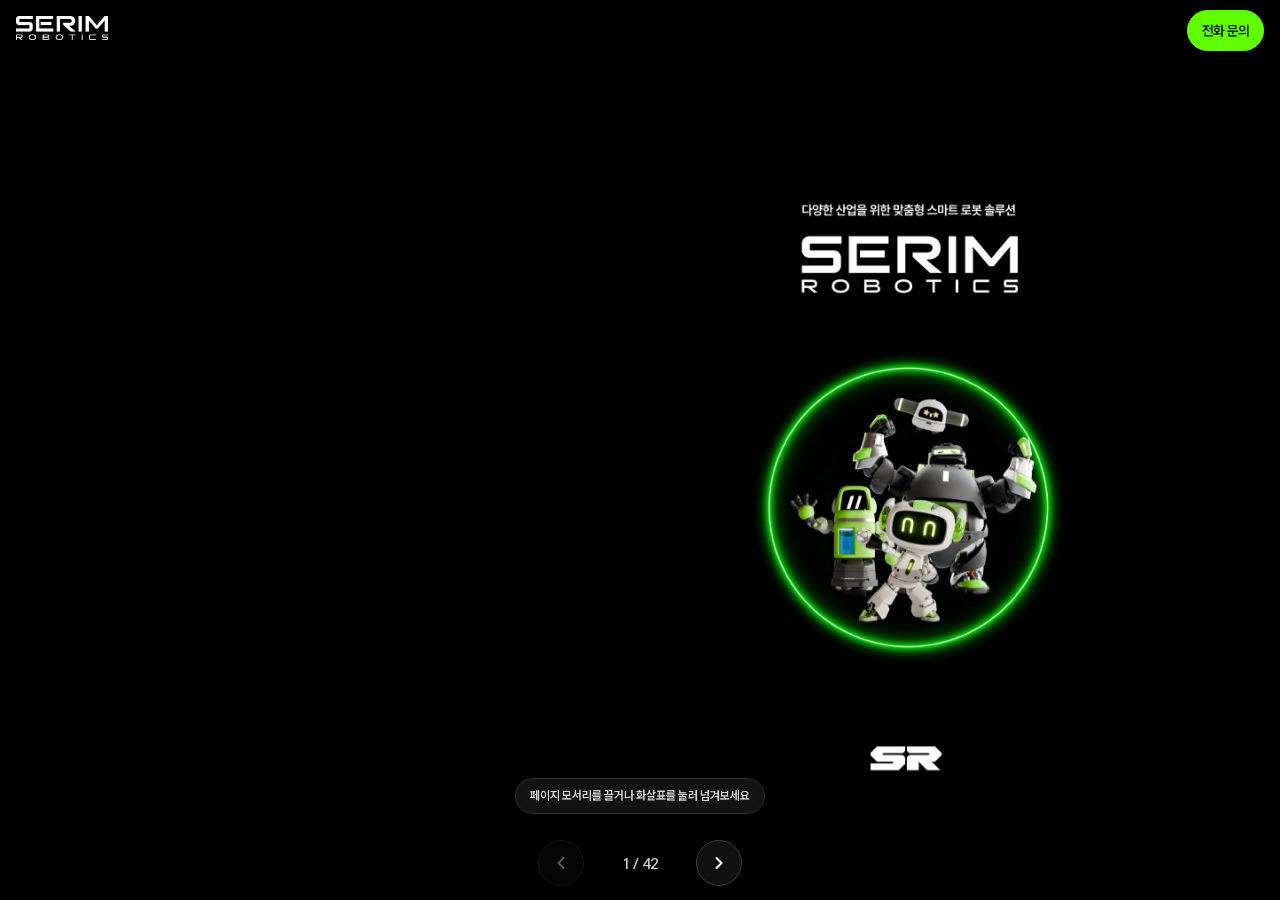
<file: flipbook.html>
<!doctype html>
<html lang="ko">
<head>
<meta charset="utf-8">
<meta name="viewport" content="width=device-width, initial-scale=1, viewport-fit=cover">
<title>카탈로그 넘겨보기 | 세림로보틱스 2026</title>
<meta name="theme-color" content="#000000">
<style>
@font-face{font-family:Freesentation;src:url(assets/fonts/free-600.woff2) format("woff2");font-weight:600;font-display:swap}
:root{--volt:#60ff00;--volt-ink:#0a1f00}
*{box-sizing:border-box;margin:0;padding:0}
html,body{height:100%}
body{height:100vh;height:100dvh}
body{background:#000;color:#fff;font:600 15px/1.4 Freesentation,"Apple SD Gothic Neo","Malgun Gothic",sans-serif;display:flex;flex-direction:column;overflow:hidden}
:focus-visible{outline:3px solid var(--volt);outline-offset:3px;border-radius:4px}
header{display:flex;align-items:center;gap:12px;padding:calc(10px + env(safe-area-inset-top)) 16px 10px}
header img{height:24px;width:auto}
header .sp{flex:1}
a.pill,button.pill{display:inline-flex;align-items:center;gap:6px;text-decoration:none;color:#fff;background:transparent;border:1px solid #3b3f3a;border-radius:999px;padding:9px 14px;font:inherit;cursor:pointer}
a.pill.volt{background:var(--volt);color:var(--volt-ink);border-color:var(--volt)}
.stagebox{flex:1;display:flex;align-items:center;justify-content:center;min-height:0;padding:8px 12px}
#book{margin:0 auto}
.page{background:#fff}
.page img{width:100%;height:100%;object-fit:cover;display:block;user-select:none;-webkit-user-drag:none}
footer{display:flex;align-items:center;justify-content:center;gap:14px;padding:10px 16px calc(14px + env(safe-area-inset-bottom))}
footer button{width:46px;height:46px;border-radius:50%;border:1px solid #3b3f3a;background:#111;color:#fff;cursor:pointer;display:grid;place-items:center}
footer button:disabled{opacity:.35;cursor:default}
footer svg{width:20px;height:20px}
#count{min-width:84px;text-align:center;color:#c9ccc7;font-variant-numeric:tabular-nums}
.hint{position:fixed;left:50%;bottom:86px;transform:translateX(-50%);background:rgba(20,22,20,.9);border:1px solid #2c2f2b;padding:8px 14px;border-radius:999px;color:#d6d9d4;font-size:13px;pointer-events:none;transition:opacity .4s}
</style>
</head>
<body>
<header>
  <a aria-label="웹 카탈로그로 돌아가기" href="index.html"><img src="assets/img/serim_white.webp" alt="SERIM ROBOTICS"></a>
  <span class="sp"></span>
  <a class="pill volt" href="tel:18009633">전화 문의</a>
</header>
<div class="stagebox" id="stagebox"><div id="book"></div></div>
<footer>
  <button id="prev" aria-label="이전 페이지"><svg viewBox="0 0 24 24" fill="none" stroke="currentColor" stroke-width="2.4" stroke-linecap="round" stroke-linejoin="round"><path d="M15 18l-6-6 6-6"/></svg></button>
  <span id="count" aria-live="polite">1 / 42</span>
  <button id="next" aria-label="다음 페이지"><svg viewBox="0 0 24 24" fill="none" stroke="currentColor" stroke-width="2.4" stroke-linecap="round" stroke-linejoin="round"><path d="M9 6l6 6-6 6"/></svg></button>
</footer>
<div class="hint" id="hint">페이지 모서리를 끌거나 화살표를 눌러 넘겨보세요</div>
<script src="assets/page-flip.browser.js"></script>
<script>
(function(){
  var N=42, ratio=1698/1200;
  var book=document.getElementById('book');
  for(var i=1;i<=N;i++){
    var d=document.createElement('div');d.className='page';
    if(i===1||i===N)d.setAttribute('data-density','hard');
    var im=document.createElement('img');im.alt=i+'쪽';im.src='assets/book/'+(i<10?'0':'')+i+'.webp';
    if(i>4)im.loading='lazy';
    d.appendChild(im);book.appendChild(d);
  }
  var box=document.getElementById('stagebox');
  var bw=box.clientWidth-24, bh=Math.max(240,box.clientHeight-16);
  var portrait=bw<760;
  var pw=portrait?Math.min(bw,bh/ratio):Math.min(bw/2,bh/ratio);
  pw=Math.floor(pw);var ph=Math.floor(pw*ratio);
  var pf=new St.PageFlip(book,{width:pw,height:ph,size:'fixed',showCover:true,usePortrait:portrait,maxShadowOpacity:.45,mobileScrollSupport:false,flippingTime:700});
  pf.loadFromHTML(document.querySelectorAll('#book .page'));
  var cnt=document.getElementById('count'),prev=document.getElementById('prev'),next=document.getElementById('next');
  function upd(){var i=pf.getCurrentPageIndex()+1;cnt.textContent=i+' / '+N;prev.disabled=i<=1;next.disabled=i>=N}
  var start=parseInt((location.hash||'').slice(1))||1; if(start>1&&start<=N) pf.turnToPage(start-1);
  pf.on('flip',function(){upd();history.replaceState(null,'','#'+(pf.getCurrentPageIndex()+1))});upd();
  prev.onclick=function(){pf.flipPrev()};next.onclick=function(){pf.flipNext()};
  document.addEventListener('keydown',function(e){if(e.key==='ArrowLeft')pf.flipPrev();if(e.key==='ArrowRight')pf.flipNext()});
  setTimeout(function(){document.getElementById('hint').style.opacity=0},3500);
  var t;window.addEventListener('resize',function(){clearTimeout(t);t=setTimeout(function(){location.reload()},400)});
})();
</script>
</body>
</html>
</file>
